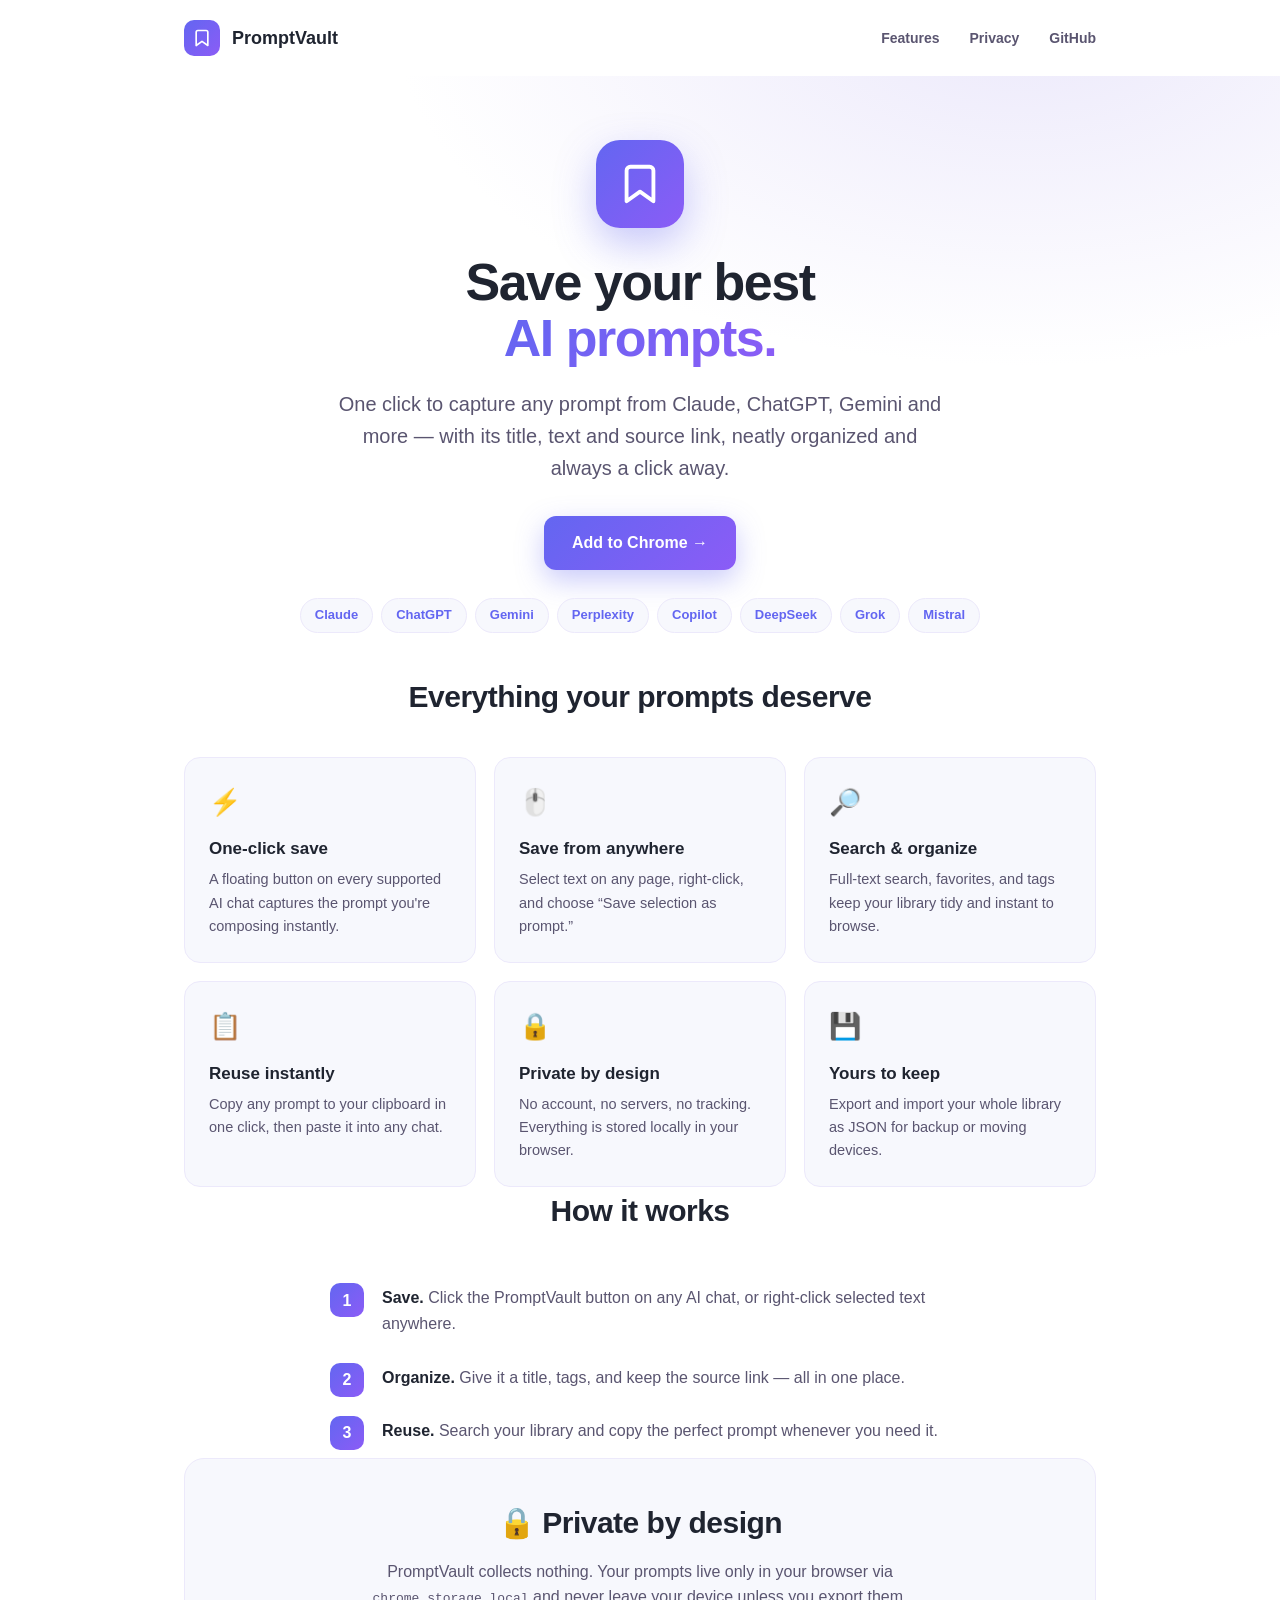
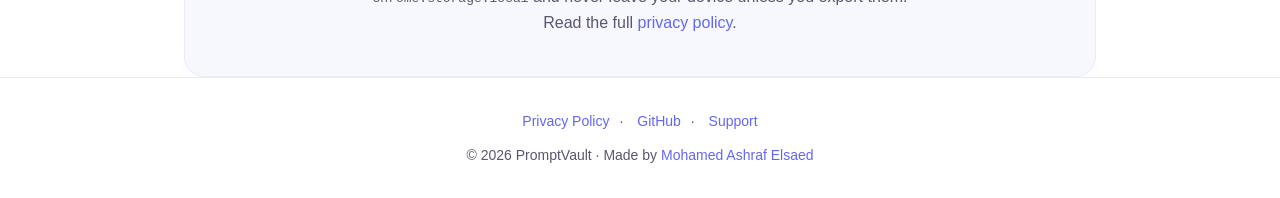
<file: docs/index.html>
<!DOCTYPE html>
<html lang="en">
<head>
<meta charset="UTF-8" />
<meta name="viewport" content="width=device-width, initial-scale=1.0" />
<title>PromptVault — Save prompts from any AI chat</title>
<meta name="description" content="Save, organize, and reuse your best AI prompts. One click to save from Claude, ChatGPT, Gemini and more — with title, text and source link. Private by design." />
<style>
  :root{ --indigo:#6366f1; --violet:#8b5cf6; --grad:linear-gradient(135deg,#6366f1,#8b5cf6); --text:#1f2430; --muted:#5a5570; --bg:#ffffff; --soft:#f7f8fd; --line:#ece9fb; }
  @media (prefers-color-scheme: dark){ :root{ --text:#e7e9ee; --muted:#a7adbd; --bg:#12141d; --soft:#1a1d29; --line:#262a38; } }
  *{ margin:0; padding:0; box-sizing:border-box; }
  body{ font-family:-apple-system,BlinkMacSystemFont,"Segoe UI",Roboto,Helvetica,Arial,sans-serif; color:var(--text); background:var(--bg); line-height:1.6; -webkit-font-smoothing:antialiased; }
  a{ color:var(--indigo); text-decoration:none; }
  .wrap{ max-width:960px; margin:0 auto; padding:0 24px; }
  .grad{ background:var(--grad); -webkit-background-clip:text; background-clip:text; color:transparent; }
  /* nav */
  nav{ display:flex; align-items:center; gap:12px; padding:20px 0; }
  nav .mark{ width:36px; height:36px; border-radius:10px; background:var(--grad); display:grid; place-items:center; }
  nav .mark svg{ width:20px; height:20px; }
  nav b{ font-size:18px; }
  nav .sp{ flex:1; }
  nav a{ font-weight:600; font-size:14px; margin-left:18px; color:var(--muted); }
  nav a:hover{ color:var(--indigo); }
  /* hero */
  header{ background:radial-gradient(900px 500px at 80% -10%,var(--line),transparent 70%); }
  .hero{ text-align:center; padding:64px 0 40px; }
  .hero .icon{ width:88px; height:88px; border-radius:24px; background:var(--grad); display:grid; place-items:center; margin:0 auto 26px; box-shadow:0 16px 40px rgba(99,102,241,.35); }
  .hero .icon svg{ width:46px; height:46px; }
  .hero h1{ font-size:52px; line-height:1.08; letter-spacing:-1.5px; font-weight:800; }
  .hero p{ font-size:20px; color:var(--muted); max-width:620px; margin:22px auto 0; }
  .cta{ display:inline-flex; gap:8px; align-items:center; margin-top:32px; background:var(--grad); color:#fff; font-weight:700; font-size:16px; padding:14px 28px; border-radius:12px; box-shadow:0 10px 28px rgba(99,102,241,.35); }
  .cta:hover{ filter:brightness(1.07); }
  .pills{ margin-top:28px; display:flex; gap:8px; flex-wrap:wrap; justify-content:center; }
  .pills span{ font-size:13px; font-weight:600; color:var(--indigo); background:var(--soft); border:1px solid var(--line); border-radius:999px; padding:6px 14px; }
  /* sections */
  section{ padding:52px 0; }
  h2{ font-size:30px; text-align:center; letter-spacing:-.5px; margin-bottom:36px; }
  .grid{ display:grid; grid-template-columns:repeat(auto-fit,minmax(240px,1fr)); gap:18px; }
  .card{ background:var(--soft); border:1px solid var(--line); border-radius:16px; padding:24px; }
  .card .e{ font-size:26px; }
  .card h3{ font-size:17px; margin:12px 0 6px; }
  .card p{ font-size:14.5px; color:var(--muted); }
  ol.steps{ max-width:620px; margin:0 auto; list-style:none; counter-reset:s; }
  ol.steps li{ counter-increment:s; position:relative; padding:14px 0 14px 52px; font-size:16px; color:var(--muted); }
  ol.steps li::before{ content:counter(s); position:absolute; left:0; top:12px; width:34px; height:34px; border-radius:10px; background:var(--grad); color:#fff; font-weight:700; display:grid; place-items:center; }
  ol.steps b{ color:var(--text); }
  .privacy{ text-align:center; background:var(--soft); border:1px solid var(--line); border-radius:20px; padding:40px; }
  .privacy p{ color:var(--muted); max-width:560px; margin:12px auto 0; }
  footer{ border-top:1px solid var(--line); padding:32px 0; text-align:center; color:var(--muted); font-size:14px; }
  footer a{ margin:0 10px; }
</style>
</head>
<body>
<div class="wrap">
  <nav>
    <div class="mark"><svg viewBox="0 0 24 24" fill="none" stroke="#fff" stroke-width="2" stroke-linecap="round" stroke-linejoin="round"><path d="M19 21l-7-5-7 5V5a2 2 0 0 1 2-2h10a2 2 0 0 1 2 2z"/></svg></div>
    <b>PromptVault</b>
    <span class="sp"></span>
    <a href="#features">Features</a>
    <a href="privacy.html">Privacy</a>
    <a href="https://github.com/mohamed-ashraf-elsaed/prompt-vault">GitHub</a>
  </nav>
</div>

<header>
  <div class="wrap hero">
    <div class="icon"><svg viewBox="0 0 24 24" fill="none" stroke="#fff" stroke-width="2" stroke-linecap="round" stroke-linejoin="round"><path d="M19 21l-7-5-7 5V5a2 2 0 0 1 2-2h10a2 2 0 0 1 2 2z"/></svg></div>
    <h1>Save your best<br><span class="grad">AI prompts.</span></h1>
    <p>One click to capture any prompt from Claude, ChatGPT, Gemini and more — with its title, text and source link, neatly organized and always a click away.</p>
    <a class="cta" href="https://chrome.google.com/webstore/devconsole">Add to Chrome →</a>
    <div class="pills"><span>Claude</span><span>ChatGPT</span><span>Gemini</span><span>Perplexity</span><span>Copilot</span><span>DeepSeek</span><span>Grok</span><span>Mistral</span></div>
  </div>
</header>

<section id="features" class="wrap">
  <h2>Everything your prompts deserve</h2>
  <div class="grid">
    <div class="card"><div class="e">⚡</div><h3>One-click save</h3><p>A floating button on every supported AI chat captures the prompt you're composing instantly.</p></div>
    <div class="card"><div class="e">🖱️</div><h3>Save from anywhere</h3><p>Select text on any page, right-click, and choose “Save selection as prompt.”</p></div>
    <div class="card"><div class="e">🔎</div><h3>Search &amp; organize</h3><p>Full-text search, favorites, and tags keep your library tidy and instant to browse.</p></div>
    <div class="card"><div class="e">📋</div><h3>Reuse instantly</h3><p>Copy any prompt to your clipboard in one click, then paste it into any chat.</p></div>
    <div class="card"><div class="e">🔒</div><h3>Private by design</h3><p>No account, no servers, no tracking. Everything is stored locally in your browser.</p></div>
    <div class="card"><div class="e">💾</div><h3>Yours to keep</h3><p>Export and import your whole library as JSON for backup or moving devices.</p></div>
  </div>
</section>

<section class="wrap">
  <h2>How it works</h2>
  <ol class="steps">
    <li><b>Save.</b> Click the PromptVault button on any AI chat, or right-click selected text anywhere.</li>
    <li><b>Organize.</b> Give it a title, tags, and keep the source link — all in one place.</li>
    <li><b>Reuse.</b> Search your library and copy the perfect prompt whenever you need it.</li>
  </ol>
</section>

<section class="wrap">
  <div class="privacy">
    <h2 style="margin-bottom:4px">🔒 Private by design</h2>
    <p>PromptVault collects nothing. Your prompts live only in your browser via <code>chrome.storage.local</code> and never leave your device unless you export them. Read the full <a href="privacy.html">privacy policy</a>.</p>
  </div>
</section>

<footer>
  <div class="wrap">
    <a href="privacy.html">Privacy Policy</a>·
    <a href="https://github.com/mohamed-ashraf-elsaed/prompt-vault">GitHub</a>·
    <a href="https://github.com/mohamed-ashraf-elsaed/prompt-vault/issues">Support</a>
    <p style="margin-top:12px">© 2026 PromptVault · Made by <a href="https://mohamedashrafelsaed.com" style="margin:0">Mohamed Ashraf Elsaed</a></p>
  </div>
</footer>
</body>
</html>
</file>
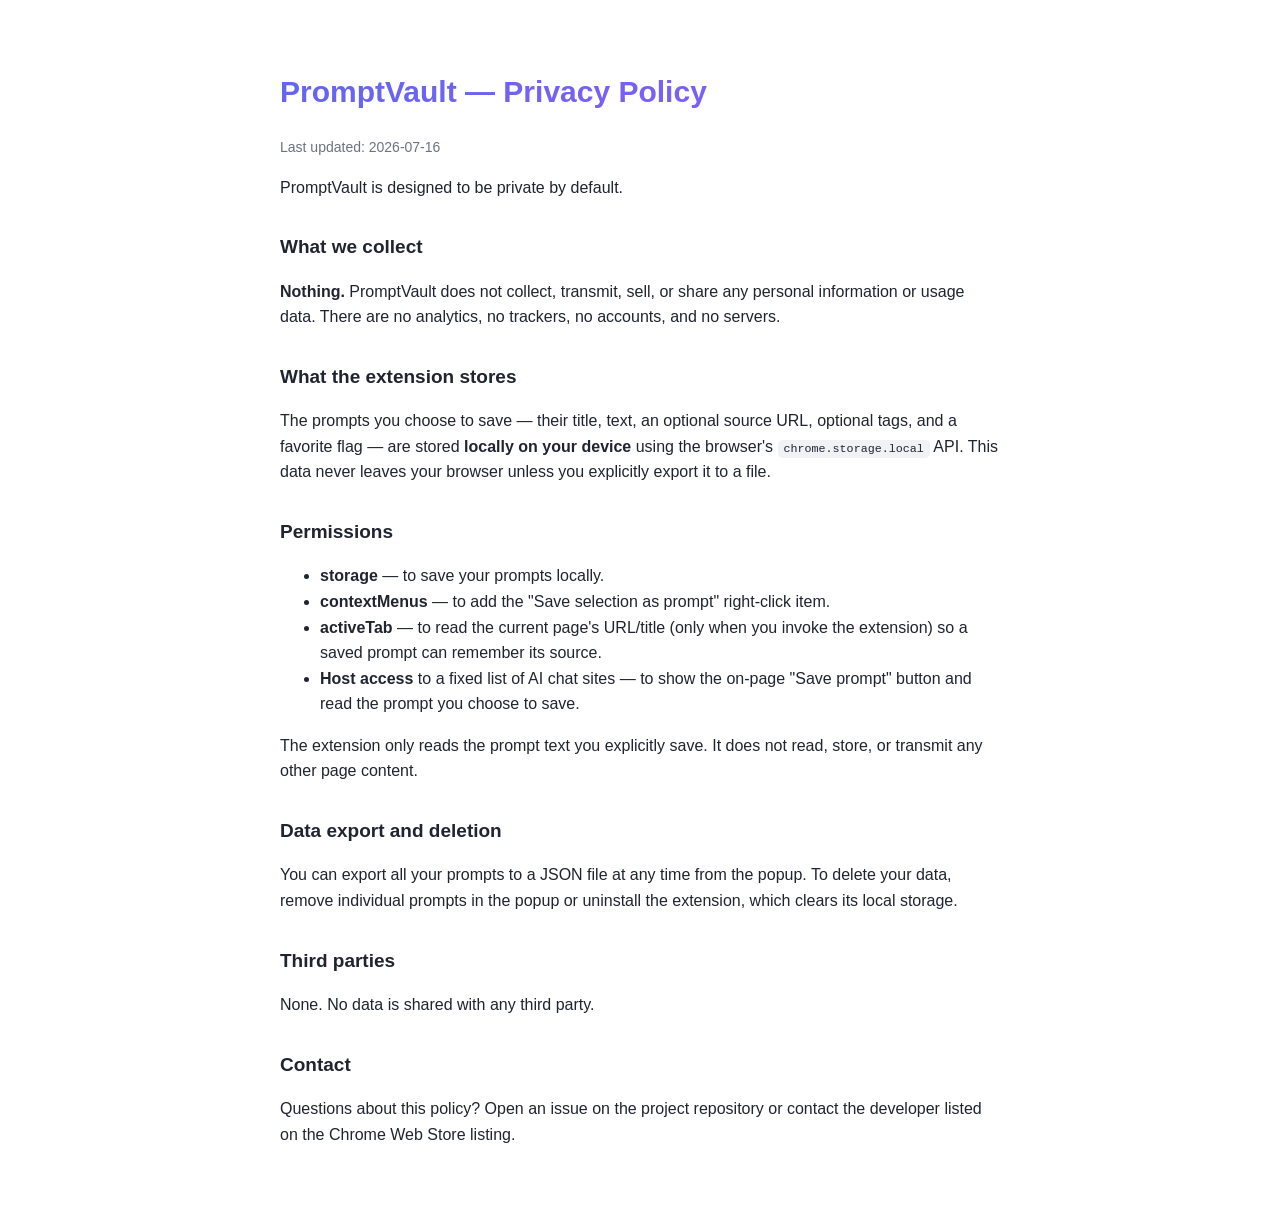
<file: docs/privacy.html>
<!DOCTYPE html>
<html lang="en">
<head>
<meta charset="UTF-8" />
<meta name="viewport" content="width=device-width, initial-scale=1.0" />
<title>PromptVault — Privacy Policy</title>
<style>
  body { font-family: -apple-system, BlinkMacSystemFont, "Segoe UI", Roboto, sans-serif; max-width: 720px; margin: 0 auto; padding: 48px 24px; color: #1f2430; line-height: 1.6; }
  h1 { font-size: 30px; background: linear-gradient(135deg,#6366f1,#8b5cf6); -webkit-background-clip: text; background-clip: text; color: transparent; }
  h2 { font-size: 19px; margin-top: 32px; }
  .date { color: #6b7280; font-size: 14px; }
  code { background: #f1f2f6; padding: 2px 6px; border-radius: 5px; font-size: 90%; }
  a { color: #6366f1; }
  @media (prefers-color-scheme: dark) { body { background:#171a23; color:#e7e9ee; } code { background:#262a38; } }
</style>
</head>
<body>
  <h1>PromptVault — Privacy Policy</h1>
  <p class="date">Last updated: 2026-07-16</p>
  <p>PromptVault is designed to be private by default.</p>

  <h2>What we collect</h2>
  <p><strong>Nothing.</strong> PromptVault does not collect, transmit, sell, or share any personal information or usage data. There are no analytics, no trackers, no accounts, and no servers.</p>

  <h2>What the extension stores</h2>
  <p>The prompts you choose to save — their title, text, an optional source URL, optional tags, and a favorite flag — are stored <strong>locally on your device</strong> using the browser's <code>chrome.storage.local</code> API. This data never leaves your browser unless you explicitly export it to a file.</p>

  <h2>Permissions</h2>
  <ul>
    <li><strong>storage</strong> — to save your prompts locally.</li>
    <li><strong>contextMenus</strong> — to add the "Save selection as prompt" right-click item.</li>
    <li><strong>activeTab</strong> — to read the current page's URL/title (only when you invoke the extension) so a saved prompt can remember its source.</li>
    <li><strong>Host access</strong> to a fixed list of AI chat sites — to show the on-page "Save prompt" button and read the prompt you choose to save.</li>
  </ul>
  <p>The extension only reads the prompt text you explicitly save. It does not read, store, or transmit any other page content.</p>

  <h2>Data export and deletion</h2>
  <p>You can export all your prompts to a JSON file at any time from the popup. To delete your data, remove individual prompts in the popup or uninstall the extension, which clears its local storage.</p>

  <h2>Third parties</h2>
  <p>None. No data is shared with any third party.</p>

  <h2>Contact</h2>
  <p>Questions about this policy? Open an issue on the project repository or contact the developer listed on the Chrome Web Store listing.</p>
</body>
</html>
</file>
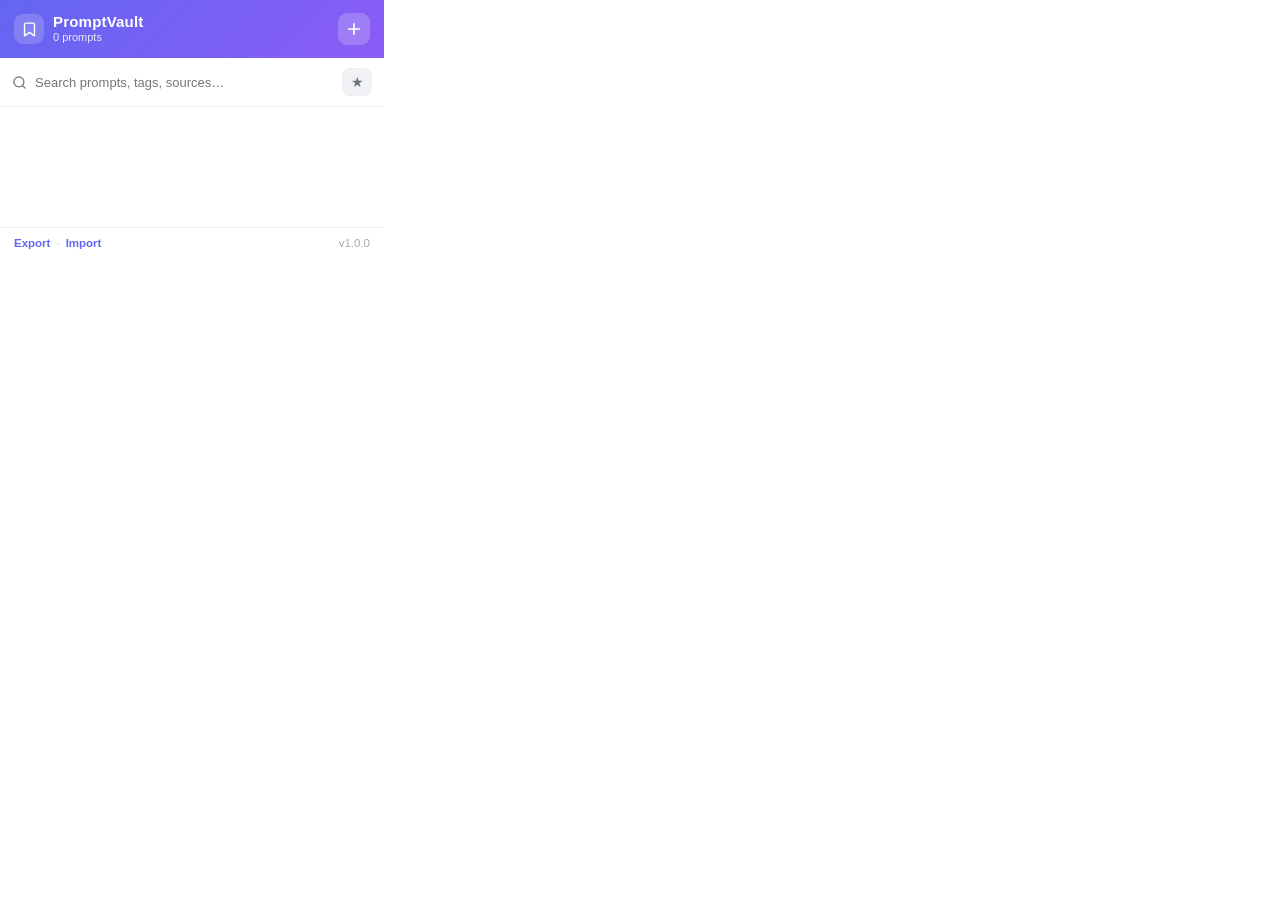
<file: src/popup.html>
<!DOCTYPE html>
<html lang="en">
<head>
  <meta charset="UTF-8" />
  <meta name="viewport" content="width=device-width, initial-scale=1.0" />
  <title>PromptVault</title>
  <link rel="stylesheet" href="popup.css" />
</head>
<body>
  <header class="topbar">
    <div class="brand">
      <span class="brand-mark" aria-hidden="true">
        <svg viewBox="0 0 24 24" fill="none" stroke="#fff" stroke-width="2" stroke-linecap="round" stroke-linejoin="round"><path d="M19 21l-7-5-7 5V5a2 2 0 0 1 2-2h10a2 2 0 0 1 2 2z"/></svg>
      </span>
      <div class="brand-text">
        <strong>PromptVault</strong>
        <span id="count" class="count">0 prompts</span>
      </div>
    </div>
    <button id="addBtn" class="icon-btn primary" title="Add a prompt">
      <svg viewBox="0 0 24 24" fill="none" stroke="currentColor" stroke-width="2.2" stroke-linecap="round" stroke-linejoin="round"><path d="M12 5v14M5 12h14"/></svg>
    </button>
  </header>

  <div class="searchbar">
    <svg class="search-icon" viewBox="0 0 24 24" fill="none" stroke="currentColor" stroke-width="2" stroke-linecap="round" stroke-linejoin="round"><circle cx="11" cy="11" r="8"/><path d="M21 21l-4.3-4.3"/></svg>
    <input id="search" type="search" placeholder="Search prompts, tags, sources…" autocomplete="off" />
    <button id="favFilter" class="chip" title="Show favorites only">★</button>
  </div>

  <main id="list" class="list"></main>

  <!-- Empty state -->
  <div id="empty" class="empty hidden">
    <div class="empty-art">
      <svg viewBox="0 0 24 24" fill="none" stroke="currentColor" stroke-width="1.5" stroke-linecap="round" stroke-linejoin="round"><path d="M19 21l-7-5-7 5V5a2 2 0 0 1 2-2h10a2 2 0 0 1 2 2z"/></svg>
    </div>
    <h2>No prompts yet</h2>
    <p>Save prompts with the button on any AI chat, right-click any selected text, or add one here.</p>
    <button id="emptyAdd" class="btn primary">Add your first prompt</button>
  </div>

  <!-- Editor -->
  <div id="editor" class="editor hidden">
    <div class="editor-head">
      <button id="backBtn" class="icon-btn ghost" title="Back">
        <svg viewBox="0 0 24 24" fill="none" stroke="currentColor" stroke-width="2.2" stroke-linecap="round" stroke-linejoin="round"><path d="M19 12H5M12 19l-7-7 7-7"/></svg>
      </button>
      <h2 id="editorTitle">Add prompt</h2>
    </div>
    <div class="editor-body">
      <label for="fTitle">Title</label>
      <input id="fTitle" type="text" maxlength="120" placeholder="e.g. Blog outline generator" />

      <label for="fText">Prompt</label>
      <textarea id="fText" placeholder="Write or paste your prompt…"></textarea>

      <label for="fTags">Tags <span class="hint">comma separated</span></label>
      <input id="fTags" type="text" placeholder="writing, seo, code" />

      <label for="fUrl">Source link <span class="hint">optional</span></label>
      <input id="fUrl" type="url" placeholder="https://…" />

      <div class="editor-actions">
        <button id="cancelBtn" class="btn ghost">Cancel</button>
        <button id="saveBtn" class="btn primary">Save</button>
      </div>
    </div>
  </div>

  <footer class="footer">
    <button id="exportBtn" class="link-btn" title="Download all prompts as JSON">Export</button>
    <span class="dot">·</span>
    <button id="importBtn" class="link-btn" title="Import prompts from JSON">Import</button>
    <input id="importFile" type="file" accept="application/json,.json" hidden />
    <span class="spacer"></span>
    <span class="version">v1.0.0</span>
  </footer>

  <div id="toast" class="toast hidden"></div>

  <script src="popup.js"></script>
</body>
</html>
</file>
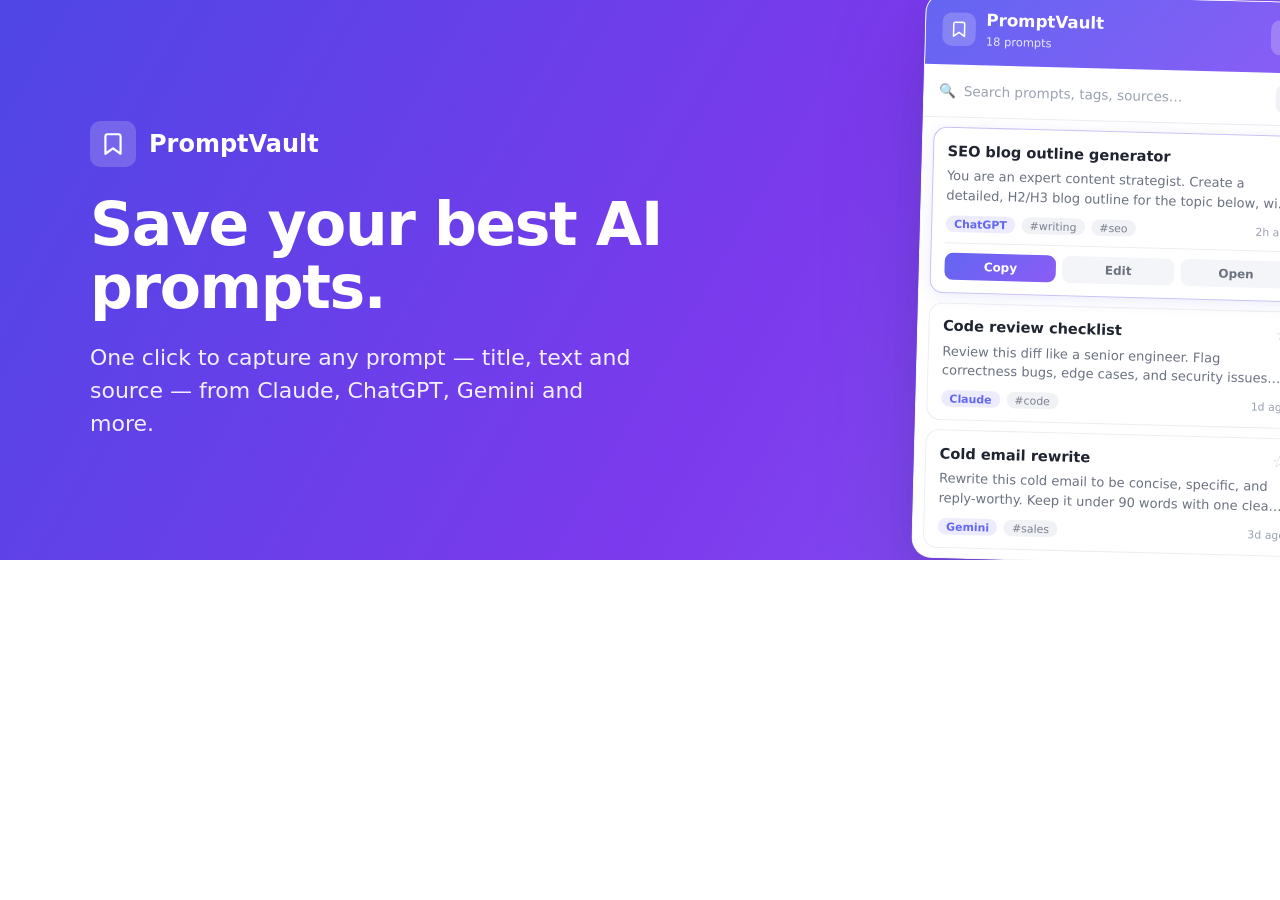
<file: assets/promo/promo-marquee.html>
<!DOCTYPE html><html><head><meta charset="utf-8"><style>

* { margin:0; padding:0; box-sizing:border-box; }
html,body { font-family:'Ubuntu','Noto Sans','DejaVu Sans',sans-serif; -webkit-font-smoothing:antialiased; }
.stage { position:relative; overflow:hidden; }
.mark { background:linear-gradient(135deg,#6366f1,#8b5cf6); display:grid; place-items:center; border-radius:22%; }
.grad-text { background:linear-gradient(135deg,#6366f1,#8b5cf6); -webkit-background-clip:text; background-clip:text; color:transparent; }
/* --- popup mock --- */
.popup { width:384px; background:#fff; border-radius:20px; overflow:hidden;
  box-shadow:0 40px 90px rgba(60,50,140,.28), 0 8px 24px rgba(60,50,140,.14); border:1px solid rgba(20,20,50,.06); }
.pv-top { display:flex; align-items:center; gap:10px; padding:15px 16px; background:linear-gradient(135deg,#6366f1,#8b5cf6); color:#fff; }
.pv-top .m { width:32px; height:32px; border-radius:9px; background:rgba(255,255,255,.2); display:grid; place-items:center; }
.pv-top .m svg { width:18px; height:18px; }
.pv-top strong { font-size:16px; display:block; }
.pv-top small { font-size:11px; opacity:.85; }
.pv-plus { margin-left:auto; width:34px; height:34px; border-radius:9px; background:rgba(255,255,255,.22); display:grid; place-items:center; color:#fff; font-size:20px; font-weight:300; }
.pv-search { display:flex; align-items:center; gap:8px; padding:11px 14px; border-bottom:1px solid #eceef2; color:#9aa1b1; font-size:13px; }
.pv-search .box { flex:1; }
.pv-search .fav { width:30px; height:28px; border-radius:8px; background:#f1f2f6; display:grid; place-items:center; color:#c9ccd6; }
.card { margin:9px 10px; padding:12px 13px; border:1px solid #eceef2; border-radius:13px; }
.card.hot { border-color:#c7c3f7; box-shadow:0 3px 14px rgba(99,102,241,.12); }
.card .t { display:flex; align-items:center; gap:8px; }
.card .t b { font-size:14px; color:#1f2430; flex:1; }
.card .t .star { color:#f59e0b; font-size:16px; }
.card .t .star.off { color:#d3d6de; }
.card .d { font-size:12.5px; color:#6b7280; line-height:1.5; margin:6px 0 9px;
  display:-webkit-box; -webkit-line-clamp:2; -webkit-box-orient:vertical; overflow:hidden; }
.card .meta { display:flex; align-items:center; gap:6px; }
.badge { font-size:10.5px; font-weight:700; padding:2px 8px; border-radius:999px; background:rgba(99,102,241,.12); color:#6366f1; }
.tag { font-size:10.5px; padding:2px 8px; border-radius:999px; background:#f1f2f6; color:#7b8090; }
.date { font-size:10.5px; color:#9aa1b1; margin-left:auto; }
.acts { display:flex; gap:6px; margin-top:10px; padding-top:9px; border-top:1px solid #eceef2; }
.acts span { flex:1; text-align:center; font-size:11.5px; font-weight:600; color:#6b7280; background:#f4f5f8; border-radius:8px; padding:6px 0; }
.acts span.c { background:linear-gradient(135deg,#6366f1,#8b5cf6); color:#fff; }

html,body{width:1400px;height:560px;}
.stage{width:1400px;height:560px;}

.bg{position:absolute;inset:0;background:linear-gradient(120deg,#4f46e5,#7c3aed 55%,#8b5cf6);}
.blob{position:absolute;right:-120px;top:-120px;width:620px;height:620px;border-radius:50%;background:radial-gradient(circle,rgba(255,255,255,.14),transparent 65%);}
.wrap{position:absolute;inset:0;display:flex;align-items:center;padding:0 90px;gap:60px;}
.left{flex:1;color:#fff;}
.logo{display:flex;align-items:center;gap:13px;margin-bottom:26px;}
.logo .mark{width:46px;height:46px;background:rgba(255,255,255,.18);}
.logo .mark svg{width:26px;height:26px;}
.logo span{font-size:24px;font-weight:700;}
h1{font-size:60px;font-weight:800;letter-spacing:-1.4px;line-height:1.05;}
.left p{font-size:22px;line-height:1.5;color:rgba(255,255,255,.92);margin-top:22px;max-width:560px;}
.right{width:384px;display:grid;place-items:center;transform:rotate(1.5deg) scale(1.04);}

</style></head><body><div class="stage">
  <div class="bg"></div>
  <div class="blob"></div>
  <div class="wrap">
    <div class="left">
      <div class="logo"><div class="mark"><svg viewBox="0 0 24 24" fill="none" stroke="#fff" stroke-width="2" stroke-linecap="round" stroke-linejoin="round"><path d="M19 21l-7-5-7 5V5a2 2 0 0 1 2-2h10a2 2 0 0 1 2 2z"/></svg></div><span>PromptVault</span></div>
      <h1>Save your best AI prompts.</h1>
      <p>One click to capture any prompt — title, text and source — from Claude, ChatGPT, Gemini and more.</p>
    </div>
    <div class="right">
<div class="popup">
  <div class="pv-top">
    <div class="m"><svg viewBox="0 0 24 24" fill="none" stroke="#fff" stroke-width="2" stroke-linecap="round" stroke-linejoin="round"><path d="M19 21l-7-5-7 5V5a2 2 0 0 1 2-2h10a2 2 0 0 1 2 2z"/></svg></div>
    <div><strong>PromptVault</strong><small>18 prompts</small></div>
    <div class="pv-plus">+</div>
  </div>
  <div class="pv-search">
    <span>🔍</span><div class="box">Search prompts, tags, sources…</div><div class="fav">★</div>
  </div>
  <div class="card hot">
    <div class="t"><b>SEO blog outline generator</b><span class="star">★</span></div>
    <div class="d">You are an expert content strategist. Create a detailed, H2/H3 blog outline for the topic below, with search intent, target keywords…</div>
    <div class="meta"><span class="badge">ChatGPT</span><span class="tag">#writing</span><span class="tag">#seo</span><span class="date">2h ago</span></div>
    <div class="acts"><span class="c">Copy</span><span>Edit</span><span>Open</span></div>
  </div>
  <div class="card">
    <div class="t"><b>Code review checklist</b><span class="star off">☆</span></div>
    <div class="d">Review this diff like a senior engineer. Flag correctness bugs, edge cases, and security issues before style…</div>
    <div class="meta"><span class="badge">Claude</span><span class="tag">#code</span><span class="date">1d ago</span></div>
  </div>
  <div class="card">
    <div class="t"><b>Cold email rewrite</b><span class="star off">☆</span></div>
    <div class="d">Rewrite this cold email to be concise, specific, and reply-worthy. Keep it under 90 words with one clear CTA…</div>
    <div class="meta"><span class="badge">Gemini</span><span class="tag">#sales</span><span class="date">3d ago</span></div>
  </div>
</div></div>
  </div>
</div></body></html>
</file>
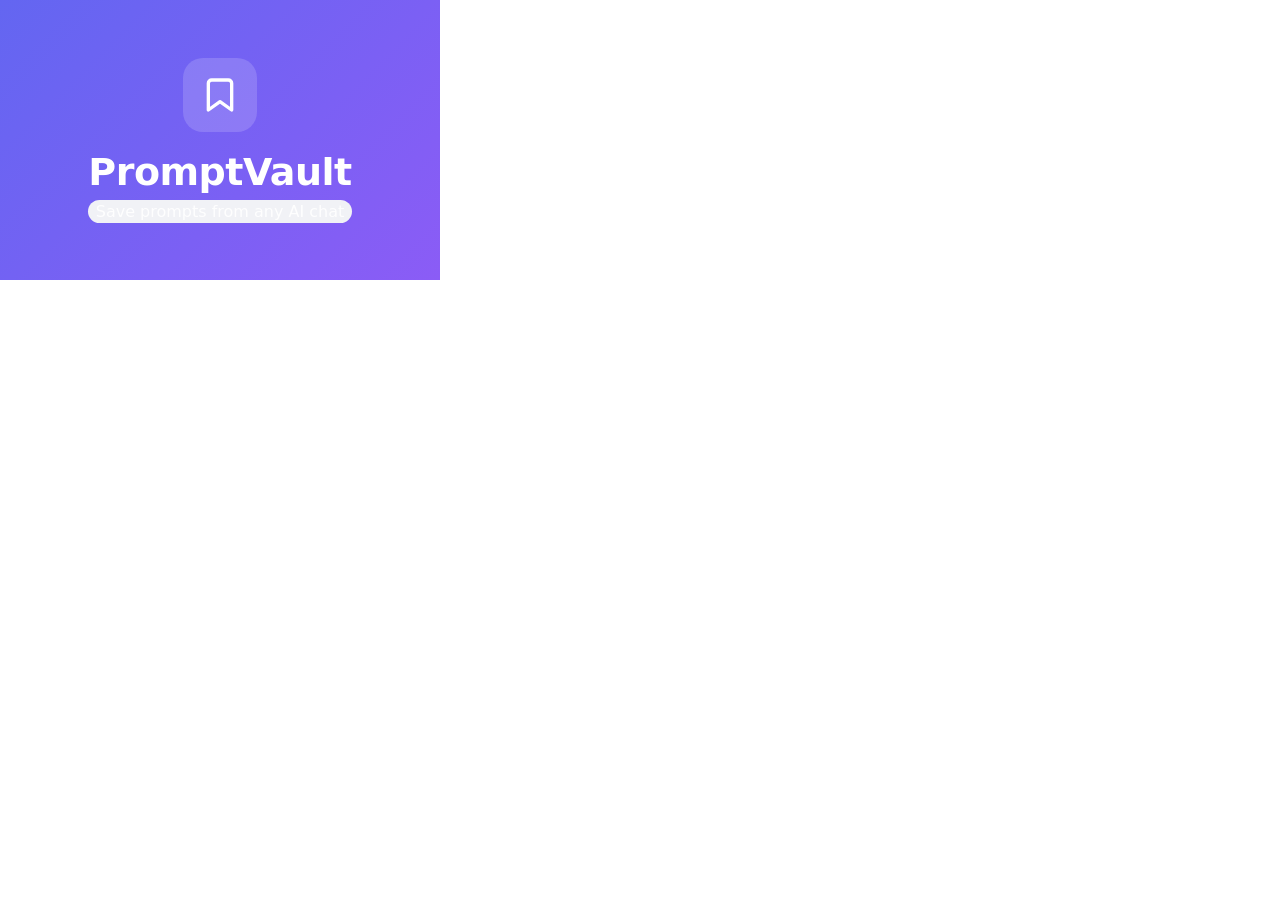
<file: assets/promo/promo-small.html>
<!DOCTYPE html><html><head><meta charset="utf-8"><style>

* { margin:0; padding:0; box-sizing:border-box; }
html,body { font-family:'Ubuntu','Noto Sans','DejaVu Sans',sans-serif; -webkit-font-smoothing:antialiased; }
.stage { position:relative; overflow:hidden; }
.mark { background:linear-gradient(135deg,#6366f1,#8b5cf6); display:grid; place-items:center; border-radius:22%; }
.grad-text { background:linear-gradient(135deg,#6366f1,#8b5cf6); -webkit-background-clip:text; background-clip:text; color:transparent; }
/* --- popup mock --- */
.popup { width:384px; background:#fff; border-radius:20px; overflow:hidden;
  box-shadow:0 40px 90px rgba(60,50,140,.28), 0 8px 24px rgba(60,50,140,.14); border:1px solid rgba(20,20,50,.06); }
.pv-top { display:flex; align-items:center; gap:10px; padding:15px 16px; background:linear-gradient(135deg,#6366f1,#8b5cf6); color:#fff; }
.pv-top .m { width:32px; height:32px; border-radius:9px; background:rgba(255,255,255,.2); display:grid; place-items:center; }
.pv-top .m svg { width:18px; height:18px; }
.pv-top strong { font-size:16px; display:block; }
.pv-top small { font-size:11px; opacity:.85; }
.pv-plus { margin-left:auto; width:34px; height:34px; border-radius:9px; background:rgba(255,255,255,.22); display:grid; place-items:center; color:#fff; font-size:20px; font-weight:300; }
.pv-search { display:flex; align-items:center; gap:8px; padding:11px 14px; border-bottom:1px solid #eceef2; color:#9aa1b1; font-size:13px; }
.pv-search .box { flex:1; }
.pv-search .fav { width:30px; height:28px; border-radius:8px; background:#f1f2f6; display:grid; place-items:center; color:#c9ccd6; }
.card { margin:9px 10px; padding:12px 13px; border:1px solid #eceef2; border-radius:13px; }
.card.hot { border-color:#c7c3f7; box-shadow:0 3px 14px rgba(99,102,241,.12); }
.card .t { display:flex; align-items:center; gap:8px; }
.card .t b { font-size:14px; color:#1f2430; flex:1; }
.card .t .star { color:#f59e0b; font-size:16px; }
.card .t .star.off { color:#d3d6de; }
.card .d { font-size:12.5px; color:#6b7280; line-height:1.5; margin:6px 0 9px;
  display:-webkit-box; -webkit-line-clamp:2; -webkit-box-orient:vertical; overflow:hidden; }
.card .meta { display:flex; align-items:center; gap:6px; }
.badge { font-size:10.5px; font-weight:700; padding:2px 8px; border-radius:999px; background:rgba(99,102,241,.12); color:#6366f1; }
.tag { font-size:10.5px; padding:2px 8px; border-radius:999px; background:#f1f2f6; color:#7b8090; }
.date { font-size:10.5px; color:#9aa1b1; margin-left:auto; }
.acts { display:flex; gap:6px; margin-top:10px; padding-top:9px; border-top:1px solid #eceef2; }
.acts span { flex:1; text-align:center; font-size:11.5px; font-weight:600; color:#6b7280; background:#f4f5f8; border-radius:8px; padding:6px 0; }
.acts span.c { background:linear-gradient(135deg,#6366f1,#8b5cf6); color:#fff; }

html,body{width:440px;height:280px;}
.stage{width:440px;height:280px;}

.bg{position:absolute;inset:0;background:linear-gradient(135deg,#6366f1,#8b5cf6);}
.c{position:absolute;inset:0;display:flex;flex-direction:column;align-items:center;justify-content:center;}
.mark{width:74px;height:74px;background:rgba(255,255,255,.16);border-radius:20px;}
.mark svg{width:40px;height:40px;}
.name{font-size:38px;font-weight:800;color:#fff;margin-top:18px;letter-spacing:-.5px;}
.tag{font-size:16px;color:rgba(255,255,255,.9);margin-top:6px;}

</style></head><body><div class="stage">
  <div class="bg"></div>
  <div class="c">
    <div class="mark"><svg viewBox="0 0 24 24" fill="none" stroke="#fff" stroke-width="2" stroke-linecap="round" stroke-linejoin="round"><path d="M19 21l-7-5-7 5V5a2 2 0 0 1 2-2h10a2 2 0 0 1 2 2z"/></svg></div>
    <div class="name">PromptVault</div>
    <div class="tag">Save prompts from any AI chat</div>
  </div>
</div></body></html>
</file>
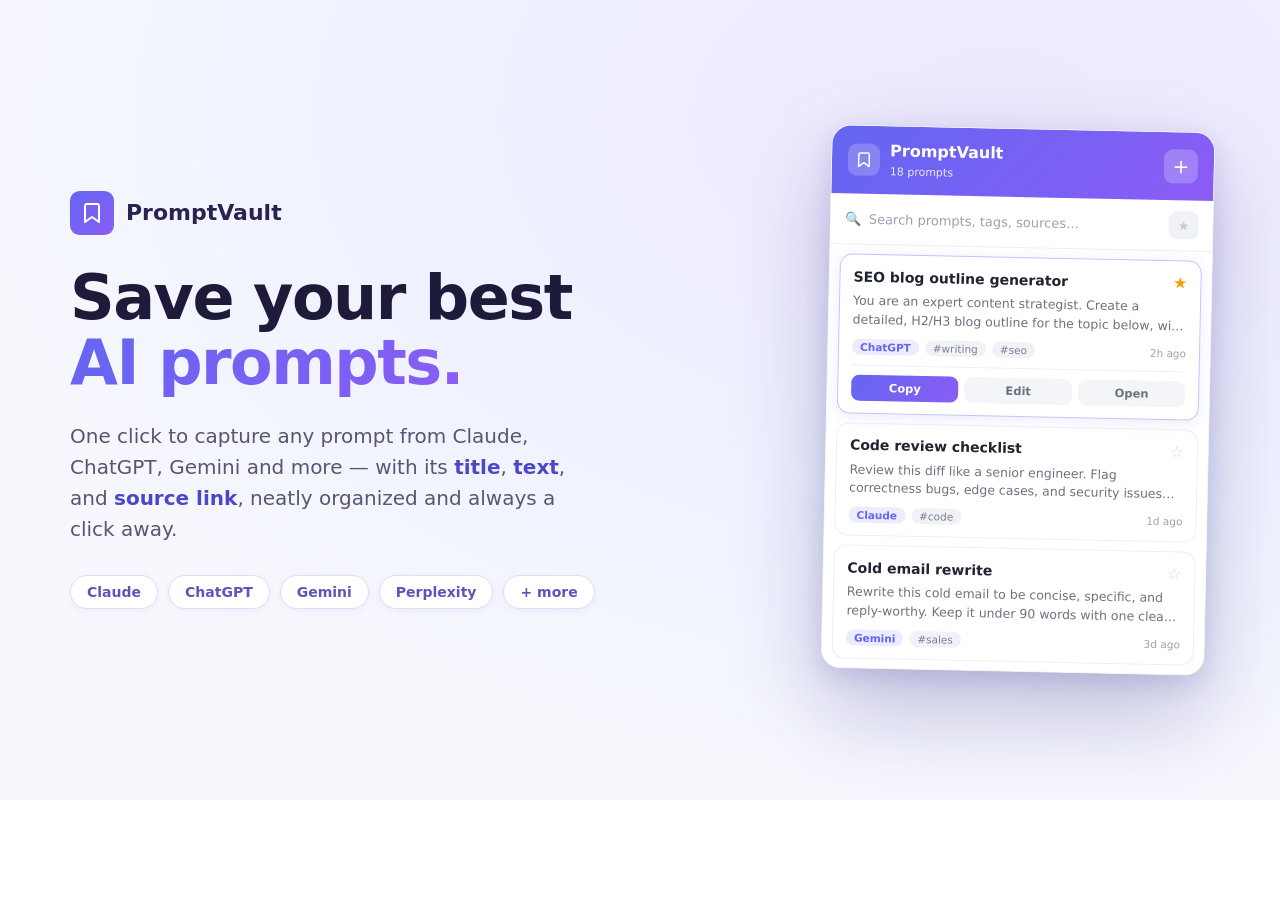
<file: assets/promo/s1-hero.html>
<!DOCTYPE html><html><head><meta charset="utf-8"><style>

* { margin:0; padding:0; box-sizing:border-box; }
html,body { font-family:'Ubuntu','Noto Sans','DejaVu Sans',sans-serif; -webkit-font-smoothing:antialiased; }
.stage { position:relative; overflow:hidden; }
.mark { background:linear-gradient(135deg,#6366f1,#8b5cf6); display:grid; place-items:center; border-radius:22%; }
.grad-text { background:linear-gradient(135deg,#6366f1,#8b5cf6); -webkit-background-clip:text; background-clip:text; color:transparent; }
/* --- popup mock --- */
.popup { width:384px; background:#fff; border-radius:20px; overflow:hidden;
  box-shadow:0 40px 90px rgba(60,50,140,.28), 0 8px 24px rgba(60,50,140,.14); border:1px solid rgba(20,20,50,.06); }
.pv-top { display:flex; align-items:center; gap:10px; padding:15px 16px; background:linear-gradient(135deg,#6366f1,#8b5cf6); color:#fff; }
.pv-top .m { width:32px; height:32px; border-radius:9px; background:rgba(255,255,255,.2); display:grid; place-items:center; }
.pv-top .m svg { width:18px; height:18px; }
.pv-top strong { font-size:16px; display:block; }
.pv-top small { font-size:11px; opacity:.85; }
.pv-plus { margin-left:auto; width:34px; height:34px; border-radius:9px; background:rgba(255,255,255,.22); display:grid; place-items:center; color:#fff; font-size:20px; font-weight:300; }
.pv-search { display:flex; align-items:center; gap:8px; padding:11px 14px; border-bottom:1px solid #eceef2; color:#9aa1b1; font-size:13px; }
.pv-search .box { flex:1; }
.pv-search .fav { width:30px; height:28px; border-radius:8px; background:#f1f2f6; display:grid; place-items:center; color:#c9ccd6; }
.card { margin:9px 10px; padding:12px 13px; border:1px solid #eceef2; border-radius:13px; }
.card.hot { border-color:#c7c3f7; box-shadow:0 3px 14px rgba(99,102,241,.12); }
.card .t { display:flex; align-items:center; gap:8px; }
.card .t b { font-size:14px; color:#1f2430; flex:1; }
.card .t .star { color:#f59e0b; font-size:16px; }
.card .t .star.off { color:#d3d6de; }
.card .d { font-size:12.5px; color:#6b7280; line-height:1.5; margin:6px 0 9px;
  display:-webkit-box; -webkit-line-clamp:2; -webkit-box-orient:vertical; overflow:hidden; }
.card .meta { display:flex; align-items:center; gap:6px; }
.badge { font-size:10.5px; font-weight:700; padding:2px 8px; border-radius:999px; background:rgba(99,102,241,.12); color:#6366f1; }
.tag { font-size:10.5px; padding:2px 8px; border-radius:999px; background:#f1f2f6; color:#7b8090; }
.date { font-size:10.5px; color:#9aa1b1; margin-left:auto; }
.acts { display:flex; gap:6px; margin-top:10px; padding-top:9px; border-top:1px solid #eceef2; }
.acts span { flex:1; text-align:center; font-size:11.5px; font-weight:600; color:#6b7280; background:#f4f5f8; border-radius:8px; padding:6px 0; }
.acts span.c { background:linear-gradient(135deg,#6366f1,#8b5cf6); color:#fff; }

html,body{width:1280px;height:800px;}
.stage{width:1280px;height:800px;}

.bg{position:absolute;inset:0;background:radial-gradient(1100px 700px at 78% 15%,#ede9fe,#eff2ff 55%,#f7f8fd);}
.wrap{position:absolute;inset:0;display:flex;align-items:center;padding:0 70px;gap:40px;}
.left{flex:1;}
.logo{display:flex;align-items:center;gap:12px;margin-bottom:30px;}
.logo .mark{width:44px;height:44px;}.logo .mark svg{width:24px;height:24px;}
.logo span{font-size:22px;font-weight:700;color:#2a2350;}
h1{font-size:62px;line-height:1.05;font-weight:800;color:#1e1b3a;letter-spacing:-1.5px;}
.left p{font-size:20px;line-height:1.55;color:#5a5570;margin:26px 0 30px;max-width:520px;}
.left p b{color:#4c46c9;font-weight:700;}
.pills{display:flex;gap:10px;flex-wrap:wrap;}
.pills span{font-size:14px;font-weight:600;color:#5b57b8;background:#fff;border:1px solid #e0dcfa;border-radius:999px;padding:8px 16px;box-shadow:0 2px 6px rgba(80,70,160,.06);}
.right{width:384px;display:grid;place-items:center;transform:rotate(1.2deg);}

</style></head><body><div class="stage">
  <div class="bg"></div>
  <div class="wrap">
    <div class="left">
      <div class="logo"><div class="mark"><svg viewBox="0 0 24 24" fill="none" stroke="#fff" stroke-width="2" stroke-linecap="round" stroke-linejoin="round"><path d="M19 21l-7-5-7 5V5a2 2 0 0 1 2-2h10a2 2 0 0 1 2 2z"/></svg></div><span>PromptVault</span></div>
      <h1>Save your best<br><span class="grad-text">AI prompts.</span></h1>
      <p>One click to capture any prompt from Claude, ChatGPT, Gemini and more — with its <b>title</b>, <b>text</b>, and <b>source link</b>, neatly organized and always a click away.</p>
      <div class="pills"><span>Claude</span><span>ChatGPT</span><span>Gemini</span><span>Perplexity</span><span>+ more</span></div>
    </div>
    <div class="right">
<div class="popup">
  <div class="pv-top">
    <div class="m"><svg viewBox="0 0 24 24" fill="none" stroke="#fff" stroke-width="2" stroke-linecap="round" stroke-linejoin="round"><path d="M19 21l-7-5-7 5V5a2 2 0 0 1 2-2h10a2 2 0 0 1 2 2z"/></svg></div>
    <div><strong>PromptVault</strong><small>18 prompts</small></div>
    <div class="pv-plus">+</div>
  </div>
  <div class="pv-search">
    <span>🔍</span><div class="box">Search prompts, tags, sources…</div><div class="fav">★</div>
  </div>
  <div class="card hot">
    <div class="t"><b>SEO blog outline generator</b><span class="star">★</span></div>
    <div class="d">You are an expert content strategist. Create a detailed, H2/H3 blog outline for the topic below, with search intent, target keywords…</div>
    <div class="meta"><span class="badge">ChatGPT</span><span class="tag">#writing</span><span class="tag">#seo</span><span class="date">2h ago</span></div>
    <div class="acts"><span class="c">Copy</span><span>Edit</span><span>Open</span></div>
  </div>
  <div class="card">
    <div class="t"><b>Code review checklist</b><span class="star off">☆</span></div>
    <div class="d">Review this diff like a senior engineer. Flag correctness bugs, edge cases, and security issues before style…</div>
    <div class="meta"><span class="badge">Claude</span><span class="tag">#code</span><span class="date">1d ago</span></div>
  </div>
  <div class="card">
    <div class="t"><b>Cold email rewrite</b><span class="star off">☆</span></div>
    <div class="d">Rewrite this cold email to be concise, specific, and reply-worthy. Keep it under 90 words with one clear CTA…</div>
    <div class="meta"><span class="badge">Gemini</span><span class="tag">#sales</span><span class="date">3d ago</span></div>
  </div>
</div></div>
  </div>
</div></body></html>
</file>
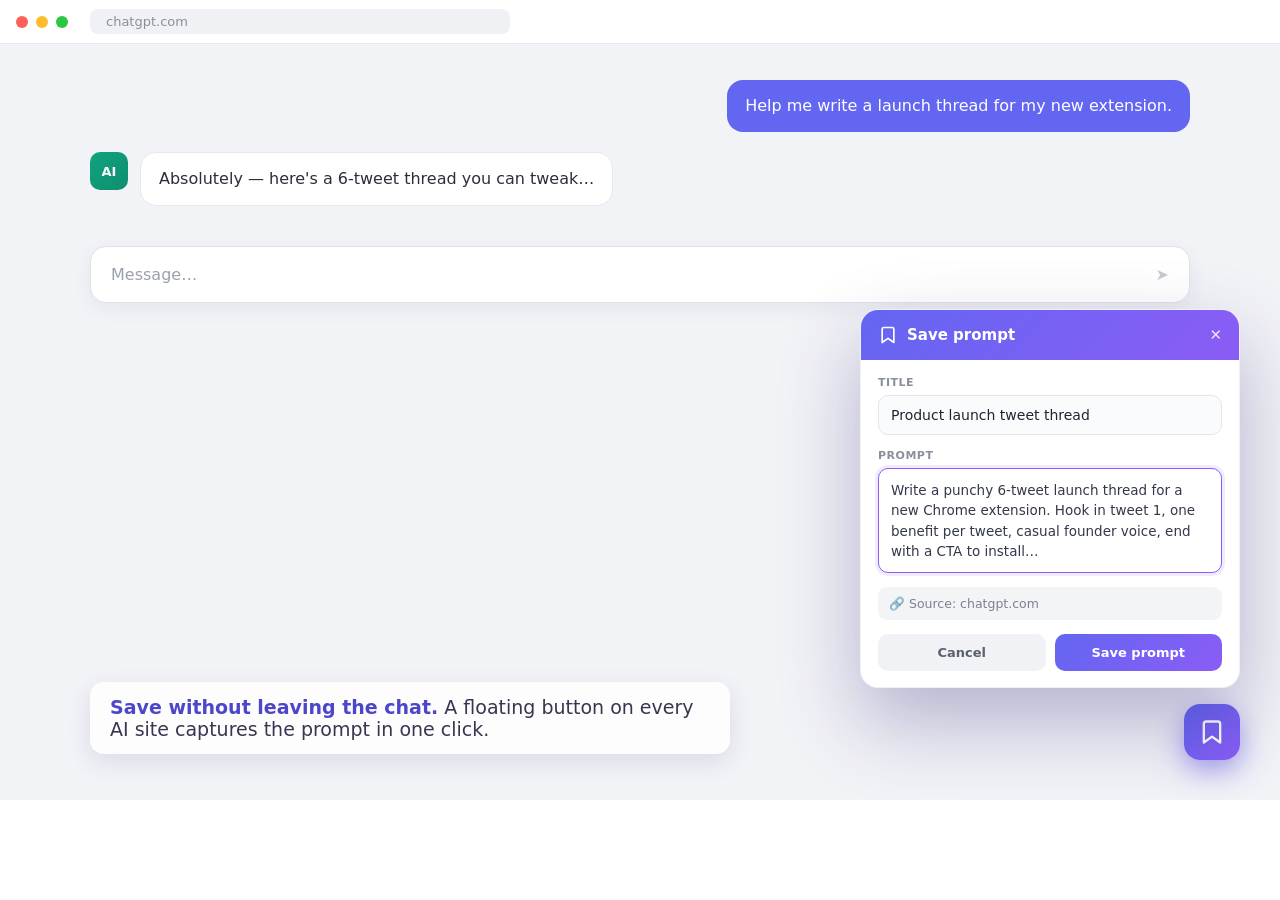
<file: assets/promo/s2-inpage.html>
<!DOCTYPE html><html><head><meta charset="utf-8"><style>

* { margin:0; padding:0; box-sizing:border-box; }
html,body { font-family:'Ubuntu','Noto Sans','DejaVu Sans',sans-serif; -webkit-font-smoothing:antialiased; }
.stage { position:relative; overflow:hidden; }
.mark { background:linear-gradient(135deg,#6366f1,#8b5cf6); display:grid; place-items:center; border-radius:22%; }
.grad-text { background:linear-gradient(135deg,#6366f1,#8b5cf6); -webkit-background-clip:text; background-clip:text; color:transparent; }
/* --- popup mock --- */
.popup { width:384px; background:#fff; border-radius:20px; overflow:hidden;
  box-shadow:0 40px 90px rgba(60,50,140,.28), 0 8px 24px rgba(60,50,140,.14); border:1px solid rgba(20,20,50,.06); }
.pv-top { display:flex; align-items:center; gap:10px; padding:15px 16px; background:linear-gradient(135deg,#6366f1,#8b5cf6); color:#fff; }
.pv-top .m { width:32px; height:32px; border-radius:9px; background:rgba(255,255,255,.2); display:grid; place-items:center; }
.pv-top .m svg { width:18px; height:18px; }
.pv-top strong { font-size:16px; display:block; }
.pv-top small { font-size:11px; opacity:.85; }
.pv-plus { margin-left:auto; width:34px; height:34px; border-radius:9px; background:rgba(255,255,255,.22); display:grid; place-items:center; color:#fff; font-size:20px; font-weight:300; }
.pv-search { display:flex; align-items:center; gap:8px; padding:11px 14px; border-bottom:1px solid #eceef2; color:#9aa1b1; font-size:13px; }
.pv-search .box { flex:1; }
.pv-search .fav { width:30px; height:28px; border-radius:8px; background:#f1f2f6; display:grid; place-items:center; color:#c9ccd6; }
.card { margin:9px 10px; padding:12px 13px; border:1px solid #eceef2; border-radius:13px; }
.card.hot { border-color:#c7c3f7; box-shadow:0 3px 14px rgba(99,102,241,.12); }
.card .t { display:flex; align-items:center; gap:8px; }
.card .t b { font-size:14px; color:#1f2430; flex:1; }
.card .t .star { color:#f59e0b; font-size:16px; }
.card .t .star.off { color:#d3d6de; }
.card .d { font-size:12.5px; color:#6b7280; line-height:1.5; margin:6px 0 9px;
  display:-webkit-box; -webkit-line-clamp:2; -webkit-box-orient:vertical; overflow:hidden; }
.card .meta { display:flex; align-items:center; gap:6px; }
.badge { font-size:10.5px; font-weight:700; padding:2px 8px; border-radius:999px; background:rgba(99,102,241,.12); color:#6366f1; }
.tag { font-size:10.5px; padding:2px 8px; border-radius:999px; background:#f1f2f6; color:#7b8090; }
.date { font-size:10.5px; color:#9aa1b1; margin-left:auto; }
.acts { display:flex; gap:6px; margin-top:10px; padding-top:9px; border-top:1px solid #eceef2; }
.acts span { flex:1; text-align:center; font-size:11.5px; font-weight:600; color:#6b7280; background:#f4f5f8; border-radius:8px; padding:6px 0; }
.acts span.c { background:linear-gradient(135deg,#6366f1,#8b5cf6); color:#fff; }

html,body{width:1280px;height:800px;}
.stage{width:1280px;height:800px;}

.chatbg{position:absolute;inset:0;background:#f2f3f7;}
.topbar{height:44px;background:#fff;border-bottom:1px solid #e6e8ee;display:flex;align-items:center;gap:8px;padding:0 16px;}
.topbar span{width:12px;height:12px;border-radius:50%;}
.dotr{background:#ff5f57;}.doty{background:#febc2e;}.dotg{background:#28c840;}
.url{margin-left:14px;background:#f0f1f5;border-radius:8px;padding:5px 16px;font-size:13px;color:#8a8f9c;flex:1;max-width:420px;}
.chat{padding:36px 90px;}
.row{display:flex;margin-bottom:20px;}
.row.user{justify-content:flex-end;}
.bub{max-width:560px;padding:14px 18px;border-radius:16px;font-size:16px;line-height:1.5;background:#6366f1;color:#fff;}
.bub.ai{background:#fff;color:#2b2f3a;border:1px solid #e6e8ee;}
.row.ai{gap:12px;align-items:flex-start;}
.av{width:38px;height:38px;border-radius:10px;background:linear-gradient(135deg,#10a37f,#0e8f6f);color:#fff;display:grid;place-items:center;font-size:13px;font-weight:700;flex:none;}
.composer{margin:40px 0 0;background:#fff;border:1px solid #e0e2ea;border-radius:16px;padding:18px 20px;font-size:16px;color:#9aa0ad;display:flex;align-items:center;box-shadow:0 6px 20px rgba(40,40,80,.06);}
.send{margin-left:auto;color:#c7cad3;}
.cap{position:absolute;left:90px;bottom:46px;font-size:19px;color:#3a3550;background:rgba(255,255,255,.82);backdrop-filter:blur(4px);padding:14px 20px;border-radius:14px;box-shadow:0 8px 24px rgba(60,50,120,.12);max-width:640px;}
.cap b{color:#4c46c9;}
.fab{position:absolute;right:40px;bottom:40px;width:56px;height:56px;border-radius:16px;background:linear-gradient(135deg,#6366f1,#8b5cf6);display:grid;place-items:center;box-shadow:0 10px 28px rgba(79,70,229,.5);}
.fab svg{width:28px;height:28px;}
.panel{position:absolute;right:40px;bottom:112px;width:380px;background:#fff;border-radius:18px;overflow:hidden;box-shadow:0 34px 80px rgba(50,40,120,.32);border:1px solid rgba(20,20,50,.06);}
.ph{display:flex;align-items:center;gap:9px;padding:15px 17px;background:linear-gradient(135deg,#6366f1,#8b5cf6);color:#fff;font-size:15px;}
.ph svg{width:20px;height:20px;}.ph b{flex:1;}.ph .x{opacity:.85;}
.pb{padding:16px 17px;}
.lbl{font-size:11px;font-weight:700;letter-spacing:.5px;color:#8a8f9c;margin:0 0 6px;}
.inp{border:1px solid #e2e5ec;border-radius:10px;padding:11px 12px;font-size:14px;color:#1f2430;margin-bottom:14px;background:#fafbfc;}
.ta{border:1.5px solid #8b5cf6;border-radius:10px;padding:11px 12px;font-size:13.5px;color:#33384a;line-height:1.5;background:#fff;box-shadow:0 0 0 3px rgba(139,92,246,.12);}
.src{display:flex;align-items:center;gap:6px;font-size:12.5px;color:#7b8090;background:#f3f4f6;border-radius:9px;padding:9px 11px;margin:14px 0;}
.pact{display:flex;gap:9px;}
.pact span{flex:1;text-align:center;font-size:13px;font-weight:700;padding:11px 0;border-radius:10px;background:#f1f2f6;color:#5a6070;}
.pact span.c{background:linear-gradient(135deg,#6366f1,#8b5cf6);color:#fff;}

</style></head><body><div class="stage">
  <div class="chatbg">
    <div class="topbar"><span class="dotr"></span><span class="doty"></span><span class="dotg"></span><div class="url">chatgpt.com</div></div>
    <div class="chat">
      <div class="row user"><div class="bub">Help me write a launch thread for my new extension.</div></div>
      <div class="row ai"><div class="av">AI</div><div class="bub ai">Absolutely — here's a 6-tweet thread you can tweak…</div></div>
      <div class="composer">Message… <span class="send">➤</span></div>
    </div>
  </div>
  <div class="cap"><b>Save without leaving the chat.</b> A floating button on every AI site captures the prompt in one click.</div>
  <div class="fab"><svg viewBox="0 0 24 24" fill="none" stroke="#fff" stroke-width="2" stroke-linecap="round" stroke-linejoin="round"><path d="M19 21l-7-5-7 5V5a2 2 0 0 1 2-2h10a2 2 0 0 1 2 2z"/></svg></div>
  
<div class="panel">
  <div class="ph"><svg viewBox="0 0 24 24" fill="none" stroke="#fff" stroke-width="2" stroke-linecap="round" stroke-linejoin="round"><path d="M19 21l-7-5-7 5V5a2 2 0 0 1 2-2h10a2 2 0 0 1 2 2z"/></svg><b>Save prompt</b><span class="x">✕</span></div>
  <div class="pb">
    <div class="lbl">TITLE</div>
    <div class="inp">Product launch tweet thread</div>
    <div class="lbl">PROMPT</div>
    <div class="ta">Write a punchy 6-tweet launch thread for a new Chrome extension. Hook in tweet 1, one benefit per tweet, casual founder voice, end with a CTA to install…</div>
    <div class="src">🔗 Source: chatgpt.com</div>
    <div class="pact"><span>Cancel</span><span class="c">Save prompt</span></div>
  </div>
</div>
</div></body></html>
</file>
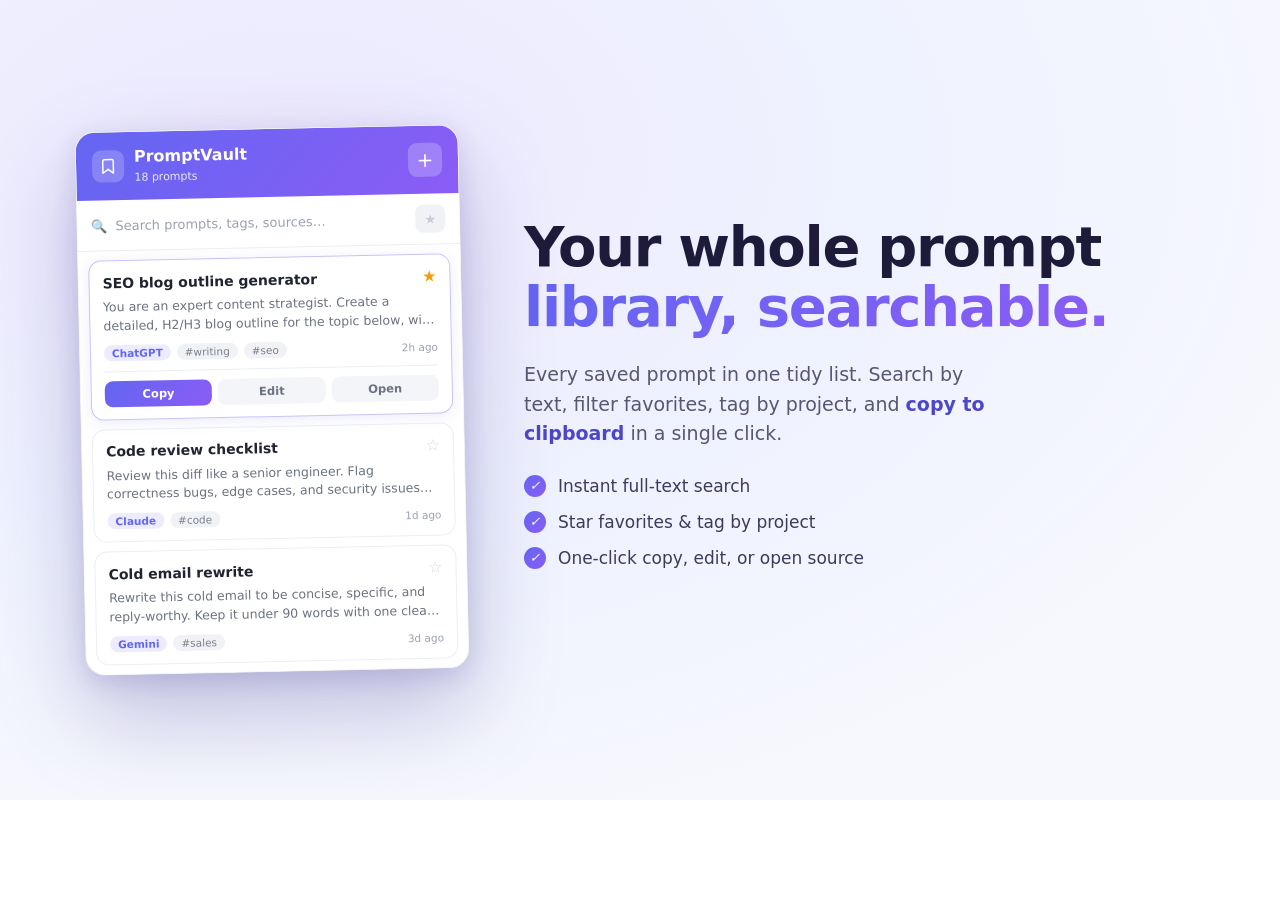
<file: assets/promo/s3-library.html>
<!DOCTYPE html><html><head><meta charset="utf-8"><style>

* { margin:0; padding:0; box-sizing:border-box; }
html,body { font-family:'Ubuntu','Noto Sans','DejaVu Sans',sans-serif; -webkit-font-smoothing:antialiased; }
.stage { position:relative; overflow:hidden; }
.mark { background:linear-gradient(135deg,#6366f1,#8b5cf6); display:grid; place-items:center; border-radius:22%; }
.grad-text { background:linear-gradient(135deg,#6366f1,#8b5cf6); -webkit-background-clip:text; background-clip:text; color:transparent; }
/* --- popup mock --- */
.popup { width:384px; background:#fff; border-radius:20px; overflow:hidden;
  box-shadow:0 40px 90px rgba(60,50,140,.28), 0 8px 24px rgba(60,50,140,.14); border:1px solid rgba(20,20,50,.06); }
.pv-top { display:flex; align-items:center; gap:10px; padding:15px 16px; background:linear-gradient(135deg,#6366f1,#8b5cf6); color:#fff; }
.pv-top .m { width:32px; height:32px; border-radius:9px; background:rgba(255,255,255,.2); display:grid; place-items:center; }
.pv-top .m svg { width:18px; height:18px; }
.pv-top strong { font-size:16px; display:block; }
.pv-top small { font-size:11px; opacity:.85; }
.pv-plus { margin-left:auto; width:34px; height:34px; border-radius:9px; background:rgba(255,255,255,.22); display:grid; place-items:center; color:#fff; font-size:20px; font-weight:300; }
.pv-search { display:flex; align-items:center; gap:8px; padding:11px 14px; border-bottom:1px solid #eceef2; color:#9aa1b1; font-size:13px; }
.pv-search .box { flex:1; }
.pv-search .fav { width:30px; height:28px; border-radius:8px; background:#f1f2f6; display:grid; place-items:center; color:#c9ccd6; }
.card { margin:9px 10px; padding:12px 13px; border:1px solid #eceef2; border-radius:13px; }
.card.hot { border-color:#c7c3f7; box-shadow:0 3px 14px rgba(99,102,241,.12); }
.card .t { display:flex; align-items:center; gap:8px; }
.card .t b { font-size:14px; color:#1f2430; flex:1; }
.card .t .star { color:#f59e0b; font-size:16px; }
.card .t .star.off { color:#d3d6de; }
.card .d { font-size:12.5px; color:#6b7280; line-height:1.5; margin:6px 0 9px;
  display:-webkit-box; -webkit-line-clamp:2; -webkit-box-orient:vertical; overflow:hidden; }
.card .meta { display:flex; align-items:center; gap:6px; }
.badge { font-size:10.5px; font-weight:700; padding:2px 8px; border-radius:999px; background:rgba(99,102,241,.12); color:#6366f1; }
.tag { font-size:10.5px; padding:2px 8px; border-radius:999px; background:#f1f2f6; color:#7b8090; }
.date { font-size:10.5px; color:#9aa1b1; margin-left:auto; }
.acts { display:flex; gap:6px; margin-top:10px; padding-top:9px; border-top:1px solid #eceef2; }
.acts span { flex:1; text-align:center; font-size:11.5px; font-weight:600; color:#6b7280; background:#f4f5f8; border-radius:8px; padding:6px 0; }
.acts span.c { background:linear-gradient(135deg,#6366f1,#8b5cf6); color:#fff; }

html,body{width:1280px;height:800px;}
.stage{width:1280px;height:800px;}

.bg{position:absolute;inset:0;background:radial-gradient(1100px 700px at 22% 20%,#ede9fe,#eff2ff 55%,#f7f8fd);}
.wrap{position:absolute;inset:0;display:flex;align-items:center;padding:0 80px;gap:60px;}
.right{width:384px;display:grid;place-items:center;transform:rotate(-1.2deg);}
.left{flex:1;}
h1{font-size:56px;line-height:1.06;font-weight:800;color:#1e1b3a;letter-spacing:-1.3px;}
.left p{font-size:19px;line-height:1.55;color:#5a5570;margin:24px 0 26px;max-width:470px;}
.left p b{color:#4c46c9;}
ul{list-style:none;}
li{display:flex;align-items:center;gap:12px;font-size:17px;color:#3f3a5a;font-weight:500;margin:14px 0;}
li i{width:22px;height:22px;border-radius:50%;background:linear-gradient(135deg,#6366f1,#8b5cf6);flex:none;position:relative;}
li i::after{content:"✓";position:absolute;inset:0;display:grid;place-items:center;color:#fff;font-size:13px;font-weight:800;}

</style></head><body><div class="stage">
  <div class="bg"></div>
  <div class="wrap">
    <div class="right">
<div class="popup">
  <div class="pv-top">
    <div class="m"><svg viewBox="0 0 24 24" fill="none" stroke="#fff" stroke-width="2" stroke-linecap="round" stroke-linejoin="round"><path d="M19 21l-7-5-7 5V5a2 2 0 0 1 2-2h10a2 2 0 0 1 2 2z"/></svg></div>
    <div><strong>PromptVault</strong><small>18 prompts</small></div>
    <div class="pv-plus">+</div>
  </div>
  <div class="pv-search">
    <span>🔍</span><div class="box">Search prompts, tags, sources…</div><div class="fav">★</div>
  </div>
  <div class="card hot">
    <div class="t"><b>SEO blog outline generator</b><span class="star">★</span></div>
    <div class="d">You are an expert content strategist. Create a detailed, H2/H3 blog outline for the topic below, with search intent, target keywords…</div>
    <div class="meta"><span class="badge">ChatGPT</span><span class="tag">#writing</span><span class="tag">#seo</span><span class="date">2h ago</span></div>
    <div class="acts"><span class="c">Copy</span><span>Edit</span><span>Open</span></div>
  </div>
  <div class="card">
    <div class="t"><b>Code review checklist</b><span class="star off">☆</span></div>
    <div class="d">Review this diff like a senior engineer. Flag correctness bugs, edge cases, and security issues before style…</div>
    <div class="meta"><span class="badge">Claude</span><span class="tag">#code</span><span class="date">1d ago</span></div>
  </div>
  <div class="card">
    <div class="t"><b>Cold email rewrite</b><span class="star off">☆</span></div>
    <div class="d">Rewrite this cold email to be concise, specific, and reply-worthy. Keep it under 90 words with one clear CTA…</div>
    <div class="meta"><span class="badge">Gemini</span><span class="tag">#sales</span><span class="date">3d ago</span></div>
  </div>
</div></div>
    <div class="left">
      <h1>Your whole prompt<br><span class="grad-text">library, searchable.</span></h1>
      <p>Every saved prompt in one tidy list. Search by text, filter favorites, tag by project, and <b>copy to clipboard</b> in a single click.</p>
      <ul>
        <li><i></i> Instant full-text search</li>
        <li><i></i> Star favorites & tag by project</li>
        <li><i></i> One-click copy, edit, or open source</li>
      </ul>
    </div>
  </div>
</div></body></html>
</file>
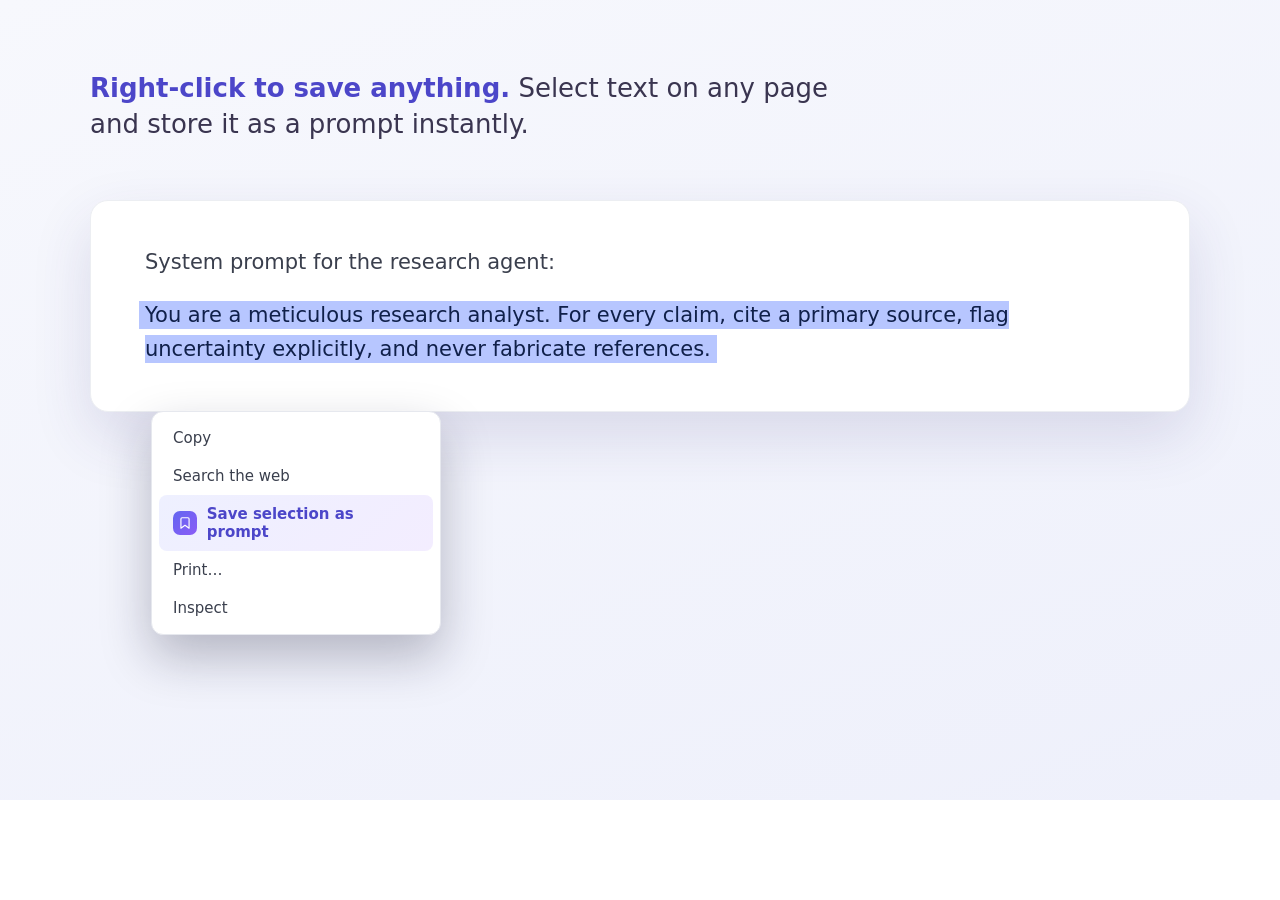
<file: assets/promo/s4-context.html>
<!DOCTYPE html><html><head><meta charset="utf-8"><style>

* { margin:0; padding:0; box-sizing:border-box; }
html,body { font-family:'Ubuntu','Noto Sans','DejaVu Sans',sans-serif; -webkit-font-smoothing:antialiased; }
.stage { position:relative; overflow:hidden; }
.mark { background:linear-gradient(135deg,#6366f1,#8b5cf6); display:grid; place-items:center; border-radius:22%; }
.grad-text { background:linear-gradient(135deg,#6366f1,#8b5cf6); -webkit-background-clip:text; background-clip:text; color:transparent; }
/* --- popup mock --- */
.popup { width:384px; background:#fff; border-radius:20px; overflow:hidden;
  box-shadow:0 40px 90px rgba(60,50,140,.28), 0 8px 24px rgba(60,50,140,.14); border:1px solid rgba(20,20,50,.06); }
.pv-top { display:flex; align-items:center; gap:10px; padding:15px 16px; background:linear-gradient(135deg,#6366f1,#8b5cf6); color:#fff; }
.pv-top .m { width:32px; height:32px; border-radius:9px; background:rgba(255,255,255,.2); display:grid; place-items:center; }
.pv-top .m svg { width:18px; height:18px; }
.pv-top strong { font-size:16px; display:block; }
.pv-top small { font-size:11px; opacity:.85; }
.pv-plus { margin-left:auto; width:34px; height:34px; border-radius:9px; background:rgba(255,255,255,.22); display:grid; place-items:center; color:#fff; font-size:20px; font-weight:300; }
.pv-search { display:flex; align-items:center; gap:8px; padding:11px 14px; border-bottom:1px solid #eceef2; color:#9aa1b1; font-size:13px; }
.pv-search .box { flex:1; }
.pv-search .fav { width:30px; height:28px; border-radius:8px; background:#f1f2f6; display:grid; place-items:center; color:#c9ccd6; }
.card { margin:9px 10px; padding:12px 13px; border:1px solid #eceef2; border-radius:13px; }
.card.hot { border-color:#c7c3f7; box-shadow:0 3px 14px rgba(99,102,241,.12); }
.card .t { display:flex; align-items:center; gap:8px; }
.card .t b { font-size:14px; color:#1f2430; flex:1; }
.card .t .star { color:#f59e0b; font-size:16px; }
.card .t .star.off { color:#d3d6de; }
.card .d { font-size:12.5px; color:#6b7280; line-height:1.5; margin:6px 0 9px;
  display:-webkit-box; -webkit-line-clamp:2; -webkit-box-orient:vertical; overflow:hidden; }
.card .meta { display:flex; align-items:center; gap:6px; }
.badge { font-size:10.5px; font-weight:700; padding:2px 8px; border-radius:999px; background:rgba(99,102,241,.12); color:#6366f1; }
.tag { font-size:10.5px; padding:2px 8px; border-radius:999px; background:#f1f2f6; color:#7b8090; }
.date { font-size:10.5px; color:#9aa1b1; margin-left:auto; }
.acts { display:flex; gap:6px; margin-top:10px; padding-top:9px; border-top:1px solid #eceef2; }
.acts span { flex:1; text-align:center; font-size:11.5px; font-weight:600; color:#6b7280; background:#f4f5f8; border-radius:8px; padding:6px 0; }
.acts span.c { background:linear-gradient(135deg,#6366f1,#8b5cf6); color:#fff; }

html,body{width:1280px;height:800px;}
.stage{width:1280px;height:800px;}

.bg{position:absolute;inset:0;background:linear-gradient(160deg,#f7f8fd,#eef0fb);}
.cap{position:absolute;left:90px;top:70px;font-size:26px;color:#3a3550;max-width:760px;line-height:1.4;}
.cap b{color:#4c46c9;}
.doc{position:absolute;left:90px;top:200px;right:90px;background:#fff;border-radius:18px;padding:44px 54px;box-shadow:0 24px 60px rgba(60,50,120,.14);border:1px solid #eceef2;}
.doc p{font-size:21px;line-height:1.65;color:#3a3f4d;margin-bottom:18px;}
.sel{background:#b7c6ff;color:#10204a !important;display:inline;padding:2px 0;box-shadow:6px 0 0 #b7c6ff,-6px 0 0 #b7c6ff;}
.menu{position:absolute;left:60px;top:210px;width:290px;background:#fff;border-radius:12px;padding:7px;box-shadow:0 22px 50px rgba(20,20,50,.28);border:1px solid #e6e8ee;}
.mi{padding:10px 14px;font-size:15px;color:#3a3f4d;border-radius:8px;display:flex;align-items:center;gap:10px;}
.mi.hot{background:linear-gradient(135deg,#eef0ff,#f3edff);color:#4c46c9;font-weight:700;}
.mm{width:24px;height:24px;border-radius:7px;background:linear-gradient(135deg,#6366f1,#8b5cf6);display:grid;place-items:center;}
.mm svg{width:14px;height:14px;}

</style></head><body><div class="stage">
  <div class="bg"></div>
  <div class="cap"><b>Right-click to save anything.</b> Select text on any page and store it as a prompt instantly.</div>
  <div class="doc">
    <p>System prompt for the research agent:</p>
    <p class="sel">You are a meticulous research analyst. For every claim, cite a primary source, flag uncertainty explicitly, and never fabricate references.</p>
    <div class="menu">
      <div class="mi">Copy</div>
      <div class="mi">Search the web</div>
      <div class="mi hot"><span class="mm"><svg viewBox="0 0 24 24" fill="none" stroke="#fff" stroke-width="2" stroke-linecap="round" stroke-linejoin="round"><path d="M19 21l-7-5-7 5V5a2 2 0 0 1 2-2h10a2 2 0 0 1 2 2z"/></svg></span> Save selection as prompt</div>
      <div class="mi">Print…</div>
      <div class="mi">Inspect</div>
    </div>
  </div>
</div></body></html>
</file>
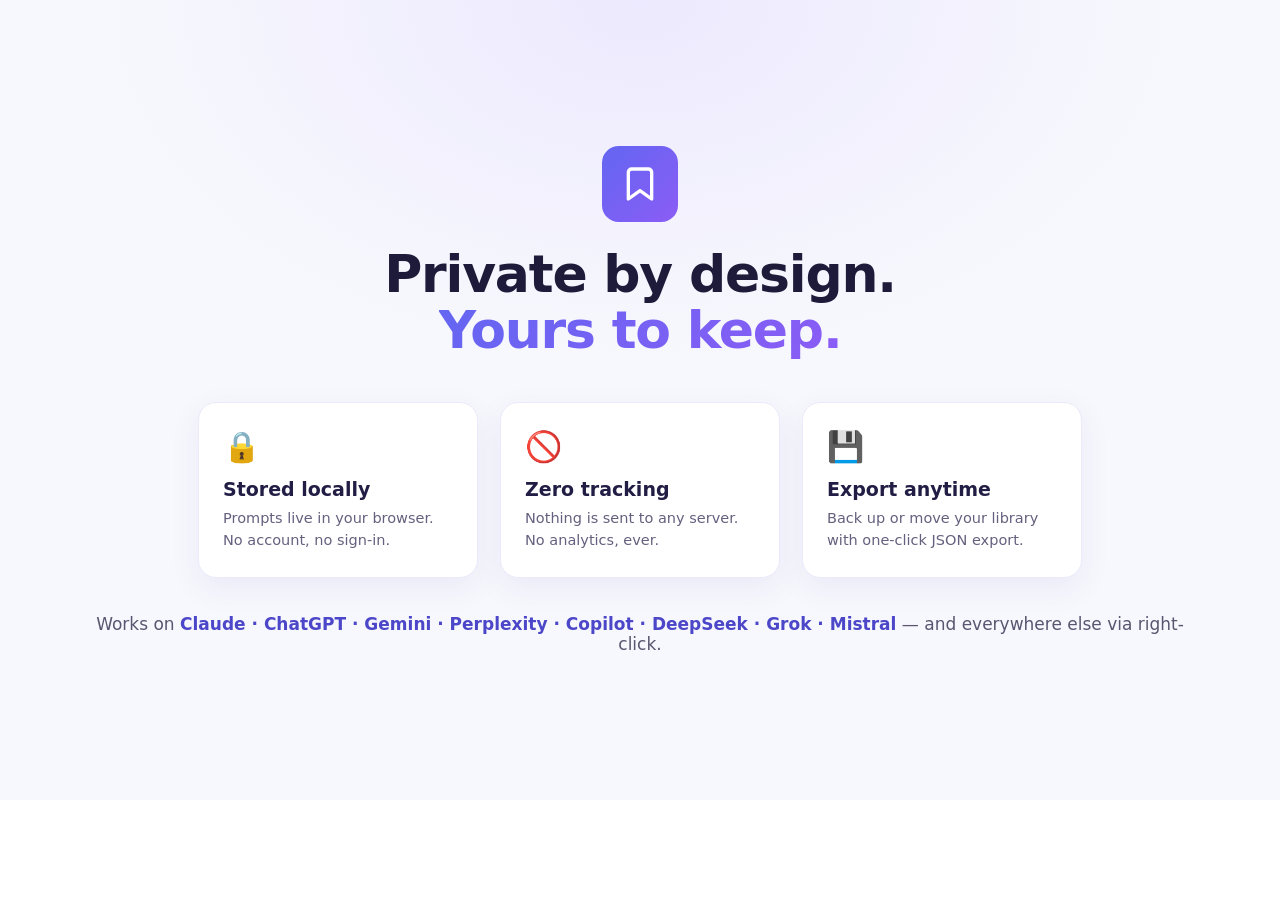
<file: assets/promo/s5-privacy.html>
<!DOCTYPE html><html><head><meta charset="utf-8"><style>

* { margin:0; padding:0; box-sizing:border-box; }
html,body { font-family:'Ubuntu','Noto Sans','DejaVu Sans',sans-serif; -webkit-font-smoothing:antialiased; }
.stage { position:relative; overflow:hidden; }
.mark { background:linear-gradient(135deg,#6366f1,#8b5cf6); display:grid; place-items:center; border-radius:22%; }
.grad-text { background:linear-gradient(135deg,#6366f1,#8b5cf6); -webkit-background-clip:text; background-clip:text; color:transparent; }
/* --- popup mock --- */
.popup { width:384px; background:#fff; border-radius:20px; overflow:hidden;
  box-shadow:0 40px 90px rgba(60,50,140,.28), 0 8px 24px rgba(60,50,140,.14); border:1px solid rgba(20,20,50,.06); }
.pv-top { display:flex; align-items:center; gap:10px; padding:15px 16px; background:linear-gradient(135deg,#6366f1,#8b5cf6); color:#fff; }
.pv-top .m { width:32px; height:32px; border-radius:9px; background:rgba(255,255,255,.2); display:grid; place-items:center; }
.pv-top .m svg { width:18px; height:18px; }
.pv-top strong { font-size:16px; display:block; }
.pv-top small { font-size:11px; opacity:.85; }
.pv-plus { margin-left:auto; width:34px; height:34px; border-radius:9px; background:rgba(255,255,255,.22); display:grid; place-items:center; color:#fff; font-size:20px; font-weight:300; }
.pv-search { display:flex; align-items:center; gap:8px; padding:11px 14px; border-bottom:1px solid #eceef2; color:#9aa1b1; font-size:13px; }
.pv-search .box { flex:1; }
.pv-search .fav { width:30px; height:28px; border-radius:8px; background:#f1f2f6; display:grid; place-items:center; color:#c9ccd6; }
.card { margin:9px 10px; padding:12px 13px; border:1px solid #eceef2; border-radius:13px; }
.card.hot { border-color:#c7c3f7; box-shadow:0 3px 14px rgba(99,102,241,.12); }
.card .t { display:flex; align-items:center; gap:8px; }
.card .t b { font-size:14px; color:#1f2430; flex:1; }
.card .t .star { color:#f59e0b; font-size:16px; }
.card .t .star.off { color:#d3d6de; }
.card .d { font-size:12.5px; color:#6b7280; line-height:1.5; margin:6px 0 9px;
  display:-webkit-box; -webkit-line-clamp:2; -webkit-box-orient:vertical; overflow:hidden; }
.card .meta { display:flex; align-items:center; gap:6px; }
.badge { font-size:10.5px; font-weight:700; padding:2px 8px; border-radius:999px; background:rgba(99,102,241,.12); color:#6366f1; }
.tag { font-size:10.5px; padding:2px 8px; border-radius:999px; background:#f1f2f6; color:#7b8090; }
.date { font-size:10.5px; color:#9aa1b1; margin-left:auto; }
.acts { display:flex; gap:6px; margin-top:10px; padding-top:9px; border-top:1px solid #eceef2; }
.acts span { flex:1; text-align:center; font-size:11.5px; font-weight:600; color:#6b7280; background:#f4f5f8; border-radius:8px; padding:6px 0; }
.acts span.c { background:linear-gradient(135deg,#6366f1,#8b5cf6); color:#fff; }

html,body{width:1280px;height:800px;}
.stage{width:1280px;height:800px;}

.bg{position:absolute;inset:0;background:radial-gradient(900px 600px at 50% 0%,#ede9fe,#f7f8fd 60%);}
.center{position:absolute;inset:0;display:flex;flex-direction:column;align-items:center;justify-content:center;text-align:center;padding:0 80px;}
.mark.big{width:76px;height:76px;margin-bottom:24px;}.mark.big svg{width:40px;height:40px;}
h1{font-size:52px;line-height:1.08;font-weight:800;color:#1e1b3a;letter-spacing:-1.2px;}
.cards{display:flex;gap:22px;margin:44px 0 36px;}
.c{width:280px;background:#fff;border:1px solid #ece9fb;border-radius:18px;padding:26px 24px;box-shadow:0 10px 30px rgba(80,70,160,.08);text-align:left;}
.ci{font-size:30px;margin-bottom:14px;}
.c b{display:block;font-size:19px;color:#221d44;margin-bottom:8px;}
.c span{font-size:14.5px;color:#65607e;line-height:1.5;}
.works{font-size:17px;color:#5a5570;}
.works b{color:#4c46c9;font-weight:700;}

</style></head><body><div class="stage">
  <div class="bg"></div>
  <div class="center">
    <div class="mark big"><svg viewBox="0 0 24 24" fill="none" stroke="#fff" stroke-width="2" stroke-linecap="round" stroke-linejoin="round"><path d="M19 21l-7-5-7 5V5a2 2 0 0 1 2-2h10a2 2 0 0 1 2 2z"/></svg></div>
    <h1>Private by design.<br><span class="grad-text">Yours to keep.</span></h1>
    <div class="cards">
      <div class="c"><div class="ci">🔒</div><b>Stored locally</b><span>Prompts live in your browser. No account, no sign-in.</span></div>
      <div class="c"><div class="ci">🚫</div><b>Zero tracking</b><span>Nothing is sent to any server. No analytics, ever.</span></div>
      <div class="c"><div class="ci">💾</div><b>Export anytime</b><span>Back up or move your library with one-click JSON export.</span></div>
    </div>
    <div class="works">Works on <b>Claude · ChatGPT · Gemini · Perplexity · Copilot · DeepSeek · Grok · Mistral</b> — and everywhere else via right-click.</div>
  </div>
</div></body></html>
</file>
<file: src/popup.css>
/* PromptVault popup */
:root {
  --indigo: #6366f1;
  --violet: #8b5cf6;
  --grad: linear-gradient(135deg, #6366f1, #8b5cf6);
  --bg: #ffffff;
  --bg-soft: #f7f8fa;
  --card: #ffffff;
  --text: #1f2430;
  --muted: #6b7280;
  --line: #eceef2;
  --chip: #f1f2f6;
  --danger: #ef4444;
}
@media (prefers-color-scheme: dark) {
  :root {
    --bg: #171a23;
    --bg-soft: #1c1f2b;
    --card: #1f2331;
    --text: #e7e9ee;
    --muted: #9aa1b1;
    --line: #2a2e3d;
    --chip: #262a38;
  }
}

* { box-sizing: border-box; margin: 0; padding: 0; }
html, body { width: 384px; }
body {
  font-family: -apple-system, BlinkMacSystemFont, "Segoe UI", Roboto, Helvetica, Arial, sans-serif;
  background: var(--bg);
  color: var(--text);
  font-size: 13px;
  max-height: 600px;
  display: flex;
  flex-direction: column;
  overflow: hidden;
}
.hidden { display: none !important; }

/* Top bar */
.topbar {
  display: flex; align-items: center; gap: 10px;
  padding: 13px 14px; background: var(--grad); color: #fff;
}
.brand { display: flex; align-items: center; gap: 9px; flex: 1; }
.brand-mark { width: 30px; height: 30px; border-radius: 9px; background: rgba(255,255,255,.18); display: grid; place-items: center; }
.brand-mark svg { width: 17px; height: 17px; }
.brand-text { display: flex; flex-direction: column; line-height: 1.2; }
.brand-text strong { font-size: 15px; letter-spacing: .2px; }
.count { font-size: 11px; opacity: .85; }
.icon-btn {
  border: none; cursor: pointer; border-radius: 9px; width: 32px; height: 32px;
  display: grid; place-items: center; transition: background .12s, transform .1s;
}
.icon-btn svg { width: 18px; height: 18px; }
.icon-btn.primary { background: rgba(255,255,255,.2); color: #fff; }
.icon-btn.primary:hover { background: rgba(255,255,255,.32); }
.icon-btn.ghost { background: var(--chip); color: var(--muted); }
.icon-btn.ghost:hover { background: var(--line); }
.icon-btn:active { transform: scale(.92); }

/* Search */
.searchbar {
  display: flex; align-items: center; gap: 8px; padding: 10px 12px;
  border-bottom: 1px solid var(--line); background: var(--bg);
}
.search-icon { width: 15px; height: 15px; color: var(--muted); flex: none; }
#search {
  flex: 1; border: none; outline: none; background: transparent; color: var(--text);
  font-size: 13px;
}
.chip {
  border: 1px solid var(--line); background: var(--chip); color: var(--muted);
  border-radius: 8px; width: 30px; height: 28px; cursor: pointer; font-size: 14px; line-height: 1;
  transition: all .12s;
}
.chip.active { background: var(--grad); color: #fff; border-color: transparent; }

/* List */
.list { overflow-y: auto; flex: 1; padding: 8px; min-height: 120px; }
.card {
  background: var(--card); border: 1px solid var(--line); border-radius: 12px;
  padding: 11px 12px; margin-bottom: 8px; transition: border-color .12s, box-shadow .12s;
}
.card:hover { border-color: var(--violet); box-shadow: 0 3px 12px rgba(99,102,241,.12); }
.card-top { display: flex; align-items: flex-start; gap: 8px; }
.card-title { font-size: 13.5px; font-weight: 700; flex: 1; line-height: 1.3; word-break: break-word; }
.star { border: none; background: none; cursor: pointer; font-size: 15px; color: #cfd3dc; padding: 0; line-height: 1; }
.star.on { color: #f59e0b; }
.card-text {
  font-size: 12.5px; color: var(--muted); margin: 5px 0 8px; line-height: 1.45;
  display: -webkit-box; -webkit-line-clamp: 3; -webkit-box-orient: vertical; overflow: hidden;
}
.card-meta { display: flex; align-items: center; gap: 6px; flex-wrap: wrap; }
.badge {
  font-size: 10.5px; font-weight: 700; padding: 2px 7px; border-radius: 999px;
  background: rgba(99,102,241,.12); color: var(--indigo);
}
.tag { font-size: 10.5px; padding: 2px 7px; border-radius: 999px; background: var(--chip); color: var(--muted); }
.date { font-size: 10.5px; color: var(--muted); margin-left: auto; }
.card-actions { display: flex; gap: 6px; margin-top: 9px; padding-top: 9px; border-top: 1px solid var(--line); }
.act {
  flex: 1; border: none; background: var(--chip); color: var(--muted); cursor: pointer;
  border-radius: 8px; padding: 6px; font-size: 11.5px; font-weight: 600; display: flex; align-items: center; justify-content: center; gap: 5px;
  transition: background .12s, color .12s;
}
.act svg { width: 13px; height: 13px; }
.act:hover { background: var(--line); color: var(--text); }
.act.copy:hover { background: var(--grad); color: #fff; }
.act.del:hover { background: var(--danger); color: #fff; }

/* Empty */
.empty { text-align: center; padding: 40px 28px; flex: 1; display: flex; flex-direction: column; align-items: center; justify-content: center; gap: 6px; }
.empty-art { width: 60px; height: 60px; border-radius: 16px; background: rgba(99,102,241,.1); display: grid; place-items: center; color: var(--indigo); margin-bottom: 6px; }
.empty-art svg { width: 30px; height: 30px; }
.empty h2 { font-size: 16px; }
.empty p { font-size: 12.5px; color: var(--muted); line-height: 1.5; max-width: 260px; }
.empty .btn { margin-top: 10px; }

/* Editor */
.editor { display: flex; flex-direction: column; flex: 1; overflow-y: auto; }
.editor-head { display: flex; align-items: center; gap: 10px; padding: 12px 14px; border-bottom: 1px solid var(--line); }
.editor-head h2 { font-size: 15px; }
.editor-body { padding: 14px; display: flex; flex-direction: column; }
.editor-body label { font-size: 11px; font-weight: 700; text-transform: uppercase; letter-spacing: .5px; color: var(--muted); margin: 12px 0 5px; }
.editor-body label:first-child { margin-top: 0; }
.hint { text-transform: none; font-weight: 500; opacity: .7; letter-spacing: 0; }
.editor-body input, .editor-body textarea {
  border: 1px solid var(--line); border-radius: 10px; padding: 9px 11px; font-size: 13px;
  background: var(--bg-soft); color: var(--text); outline: none; font-family: inherit;
  transition: border-color .12s, box-shadow .12s;
}
.editor-body input:focus, .editor-body textarea:focus { border-color: var(--violet); box-shadow: 0 0 0 3px rgba(139,92,246,.12); }
.editor-body textarea { min-height: 150px; resize: vertical; line-height: 1.5; }
.editor-actions { display: flex; gap: 8px; margin-top: 18px; }

/* Buttons */
.btn { border: none; border-radius: 10px; padding: 10px 16px; font-size: 13px; font-weight: 700; cursor: pointer; transition: filter .12s, background .12s; }
.btn.primary { background: var(--grad); color: #fff; flex: 1; }
.btn.primary:hover { filter: brightness(1.06); }
.btn.ghost { background: var(--chip); color: var(--muted); flex: 1; }
.btn.ghost:hover { background: var(--line); }

/* Footer */
.footer { display: flex; align-items: center; gap: 6px; padding: 9px 14px; border-top: 1px solid var(--line); color: var(--muted); font-size: 11.5px; }
.link-btn { border: none; background: none; color: var(--indigo); cursor: pointer; font-size: 11.5px; font-weight: 600; padding: 0; }
.link-btn:hover { text-decoration: underline; }
.dot { opacity: .5; }
.spacer { flex: 1; }
.version { opacity: .6; }

/* Toast */
.toast {
  position: fixed; left: 50%; bottom: 16px; transform: translateX(-50%);
  background: #111827; color: #fff; padding: 9px 16px; border-radius: 10px; font-size: 12.5px; font-weight: 600;
  box-shadow: 0 10px 24px rgba(0,0,0,.3); z-index: 50; animation: rise .16s ease-out;
}
@keyframes rise { from { opacity: 0; transform: translate(-50%, 8px); } to { opacity: 1; transform: translate(-50%, 0); } }

/* Scrollbar */
.list::-webkit-scrollbar, .editor::-webkit-scrollbar { width: 8px; }
.list::-webkit-scrollbar-thumb, .editor::-webkit-scrollbar-thumb { background: var(--line); border-radius: 8px; }
</file>
